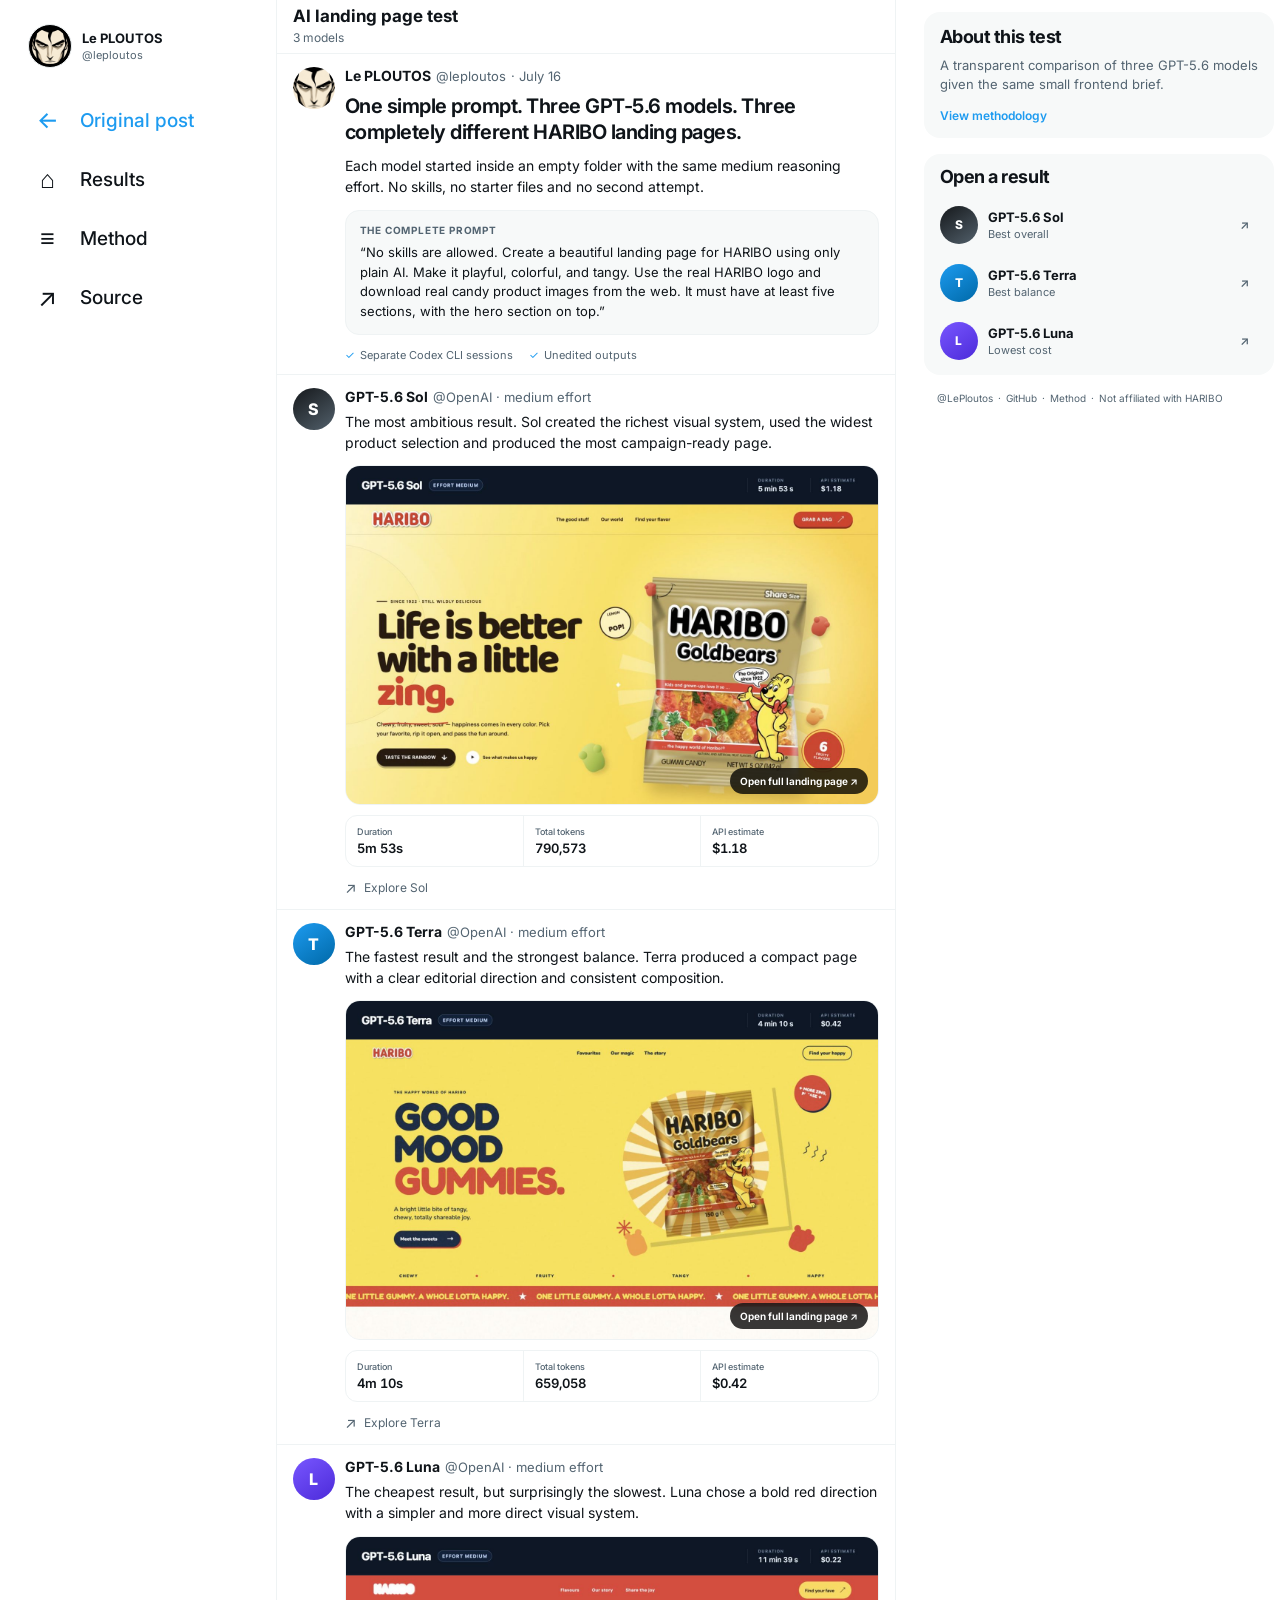
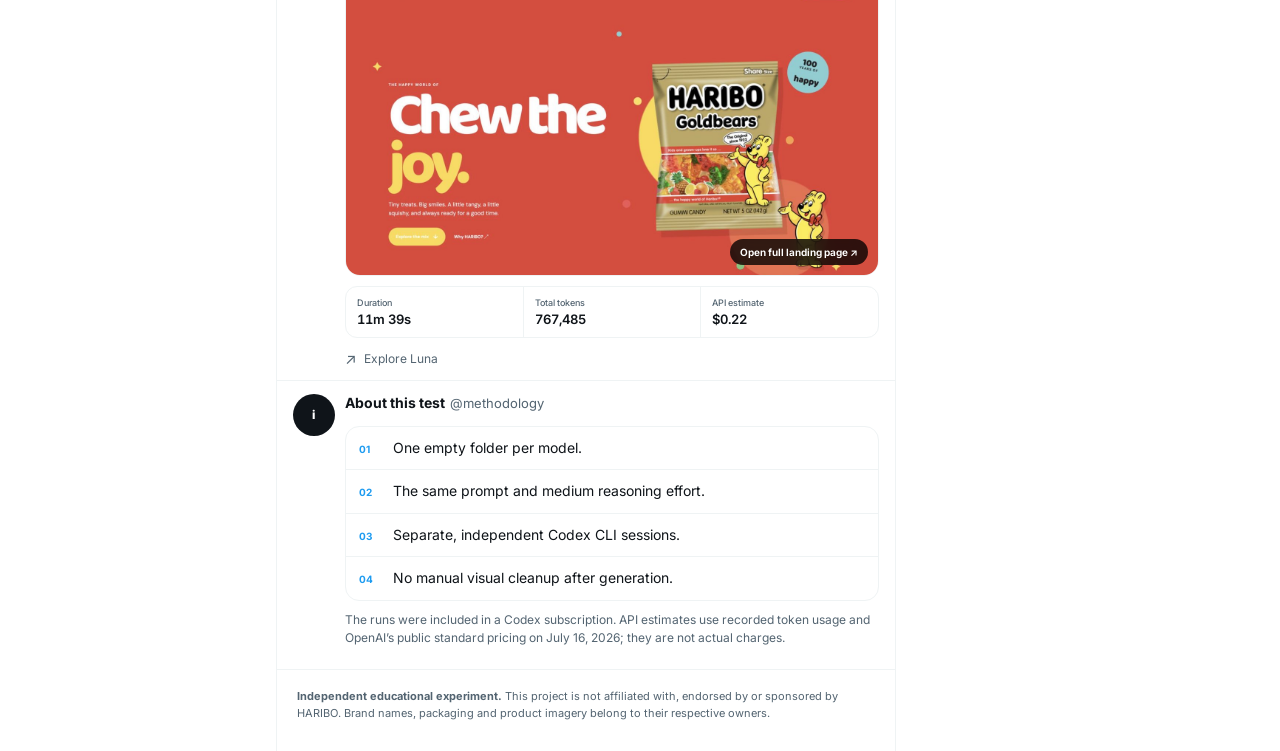
<file: index.html>
<!DOCTYPE html>
<html lang="en">
  <head>
    <meta charset="utf-8">
    <meta name="viewport" content="width=device-width, initial-scale=1">
    <meta name="description" content="One prompt, three GPT-5.6 models, three independently generated HARIBO landing pages.">
    <meta name="theme-color" content="#ffffff" media="(prefers-color-scheme: light)">
    <meta name="theme-color" content="#000000" media="(prefers-color-scheme: dark)">
    <meta property="og:type" content="website">
    <meta property="og:title" content="One prompt. Three GPT-5.6 models.">
    <meta property="og:description" content="Explore the complete HARIBO landing pages created by GPT-5.6 Sol, Terra and Luna.">
    <meta property="og:url" content="https://gauthier-huguenin.github.io/haribo-gpt-5.6-comparison/">
    <meta property="og:image" content="https://gauthier-huguenin.github.io/haribo-gpt-5.6-comparison/assets/social-preview.png">
    <meta name="twitter:card" content="summary_large_image">
    <meta name="twitter:title" content="One prompt. Three GPT-5.6 models.">
    <meta name="twitter:description" content="Open and compare every complete landing page.">
    <meta name="twitter:image" content="https://gauthier-huguenin.github.io/haribo-gpt-5.6-comparison/assets/social-preview.png">
    <title>GPT-5.6 HARIBO comparison</title>
    <link rel="icon" href="assets/favicon.svg" type="image/svg+xml">
    <link rel="preconnect" href="https://fonts.googleapis.com">
    <link rel="preconnect" href="https://fonts.gstatic.com" crossorigin>
    <link href="https://fonts.googleapis.com/css2?family=Inter:wght@400;500;600;700;800&display=swap" rel="stylesheet">
    <link rel="stylesheet" href="styles.css?v=2">
  </head>
  <body>
    <div class="layout">
      <aside class="rail" aria-label="Primary navigation">
        <a class="profile-link" href="https://x.com/LePloutos" target="_blank" rel="me noreferrer" aria-label="Open @LePloutos on X">
          <img src="assets/leploutos-avatar.jpg" alt="Le PLOUTOS profile picture" width="48" height="48">
          <span><b>Le PLOUTOS</b><small>@leploutos</small></span>
        </a>
        <nav>
          <a class="original-post-link" href="https://x.com/leploutos/status/2077848248958530028" target="_blank" rel="noreferrer" aria-label="Back to the original post on X"><span>←</span><b>Original post</b></a>
          <a href="#results" aria-label="Results"><span>⌂</span><b>Results</b></a>
          <a href="#method" aria-label="Method"><span>≡</span><b>Method</b></a>
          <a href="https://github.com/Gauthier-Huguenin/haribo-gpt-5.6-comparison" target="_blank" rel="noreferrer" aria-label="Source code"><span>↗</span><b>Source</b></a>
        </nav>
      </aside>

      <main class="feed" id="top">
        <header class="topbar">
          <div><h1>AI landing page test</h1><span>3 models</span></div>
        </header>

        <article class="post intro-post">
          <a class="avatar profile-avatar" href="https://x.com/LePloutos" target="_blank" rel="me noreferrer" aria-label="Open @LePloutos on X"><img src="assets/leploutos-avatar.jpg" alt="Le PLOUTOS profile picture" width="42" height="42"></a>
          <div class="post-content">
            <div class="author"><a class="author-name" href="https://x.com/LePloutos" target="_blank" rel="me noreferrer">Le PLOUTOS</a><a class="handle" href="https://x.com/LePloutos" target="_blank" rel="me noreferrer">@leploutos</a><span>· July 16</span></div>
            <p class="lead">One simple prompt. Three GPT-5.6 models. Three completely different HARIBO landing pages.</p>
            <p>Each model started inside an empty folder with the same medium reasoning effort. No skills, no starter files and no second attempt.</p>
            <div class="prompt">
              <span>The complete prompt</span>
              <p>“No skills are allowed. Create a beautiful landing page for HARIBO using only plain AI. Make it playful, colorful, and tangy. Use the real HARIBO logo and download real candy product images from the web. It must have at least five sections, with the hero section on top.”</p>
            </div>
            <div class="post-meta"><span>Separate Codex CLI sessions</span><span>Unedited outputs</span></div>
          </div>
        </article>

        <section id="results" aria-label="Model results">
          <article class="post model-post">
            <div class="avatar model-avatar sol-avatar">S</div>
            <div class="post-content">
              <div class="author"><strong>GPT-5.6 Sol</strong><span>@OpenAI · medium effort</span></div>
              <p>The most ambitious result. Sol created the richest visual system, used the widest product selection and produced the most campaign-ready page.</p>
              <a class="media" href="sol/" target="_blank" aria-label="Open GPT-5.6 Sol landing page">
                <img src="assets/sol-preview.png" alt="GPT-5.6 Sol HARIBO landing page" width="1440" height="1000">
                <span class="media-label">Open full landing page ↗</span>
              </a>
              <div class="metrics"><span><small>Duration</small>5m 53s</span><span><small>Total tokens</small>790,573</span><span><small>API estimate</small>$1.18</span></div>
              <a class="open-link" href="sol/" target="_blank"><span>↗</span> Explore Sol</a>
            </div>
          </article>

          <article class="post model-post">
            <div class="avatar model-avatar terra-avatar">T</div>
            <div class="post-content">
              <div class="author"><strong>GPT-5.6 Terra</strong><span>@OpenAI · medium effort</span></div>
              <p>The fastest result and the strongest balance. Terra produced a compact page with a clear editorial direction and consistent composition.</p>
              <a class="media" href="terra/" target="_blank" aria-label="Open GPT-5.6 Terra landing page">
                <img src="assets/terra-preview.png" alt="GPT-5.6 Terra HARIBO landing page" width="1440" height="1000">
                <span class="media-label">Open full landing page ↗</span>
              </a>
              <div class="metrics"><span><small>Duration</small>4m 10s</span><span><small>Total tokens</small>659,058</span><span><small>API estimate</small>$0.42</span></div>
              <a class="open-link" href="terra/" target="_blank"><span>↗</span> Explore Terra</a>
            </div>
          </article>

          <article class="post model-post">
            <div class="avatar model-avatar luna-avatar">L</div>
            <div class="post-content">
              <div class="author"><strong>GPT-5.6 Luna</strong><span>@OpenAI · medium effort</span></div>
              <p>The cheapest result, but surprisingly the slowest. Luna chose a bold red direction with a simpler and more direct visual system.</p>
              <a class="media" href="luna/" target="_blank" aria-label="Open GPT-5.6 Luna landing page">
                <img src="assets/luna-preview.png" alt="GPT-5.6 Luna HARIBO landing page" width="1440" height="1000">
                <span class="media-label">Open full landing page ↗</span>
              </a>
              <div class="metrics"><span><small>Duration</small>11m 39s</span><span><small>Total tokens</small>767,485</span><span><small>API estimate</small>$0.22</span></div>
              <a class="open-link" href="luna/" target="_blank"><span>↗</span> Explore Luna</a>
            </div>
          </article>
        </section>

        <article class="post" id="method">
          <div class="avatar">i</div>
          <div class="post-content">
            <div class="author"><strong>About this test</strong><span>@methodology</span></div>
            <div class="method-list">
              <p><b>01</b> One empty folder per model.</p>
              <p><b>02</b> The same prompt and medium reasoning effort.</p>
              <p><b>03</b> Separate, independent Codex CLI sessions.</p>
              <p><b>04</b> No manual visual cleanup after generation.</p>
            </div>
            <p class="note">The runs were included in a Codex subscription. API estimates use recorded token usage and OpenAI’s public standard pricing on July 16, 2026; they are not actual charges.</p>
          </div>
        </article>

        <aside class="disclaimer" aria-label="Trademark disclaimer"><b>Independent educational experiment.</b> This project is not affiliated with, endorsed by or sponsored by HARIBO. Brand names, packaging and product imagery belong to their respective owners.</aside>
      </main>

      <aside class="sidebar" aria-label="Comparison details">
        <section class="side-card">
          <h2>About this test</h2>
          <p>A transparent comparison of three GPT-5.6 models given the same small frontend brief.</p>
          <a href="#method">View methodology</a>
        </section>
        <section class="side-card quick-links">
          <h2>Open a result</h2>
          <a href="sol/" target="_blank"><span class="mini-avatar sol-avatar">S</span><div><b>GPT-5.6 Sol</b><small>Best overall</small></div><i>↗</i></a>
          <a href="terra/" target="_blank"><span class="mini-avatar terra-avatar">T</span><div><b>GPT-5.6 Terra</b><small>Best balance</small></div><i>↗</i></a>
          <a href="luna/" target="_blank"><span class="mini-avatar luna-avatar">L</span><div><b>GPT-5.6 Luna</b><small>Lowest cost</small></div><i>↗</i></a>
        </section>
        <footer><a href="https://x.com/LePloutos" target="_blank" rel="me noreferrer">@LePloutos</a><span>·</span><a href="https://github.com/Gauthier-Huguenin/haribo-gpt-5.6-comparison" target="_blank" rel="noreferrer">GitHub</a><span>·</span><a href="#method">Method</a><span>·</span><span>Not affiliated with HARIBO</span></footer>
      </aside>
    </div>
  </body>
</html>
</file>
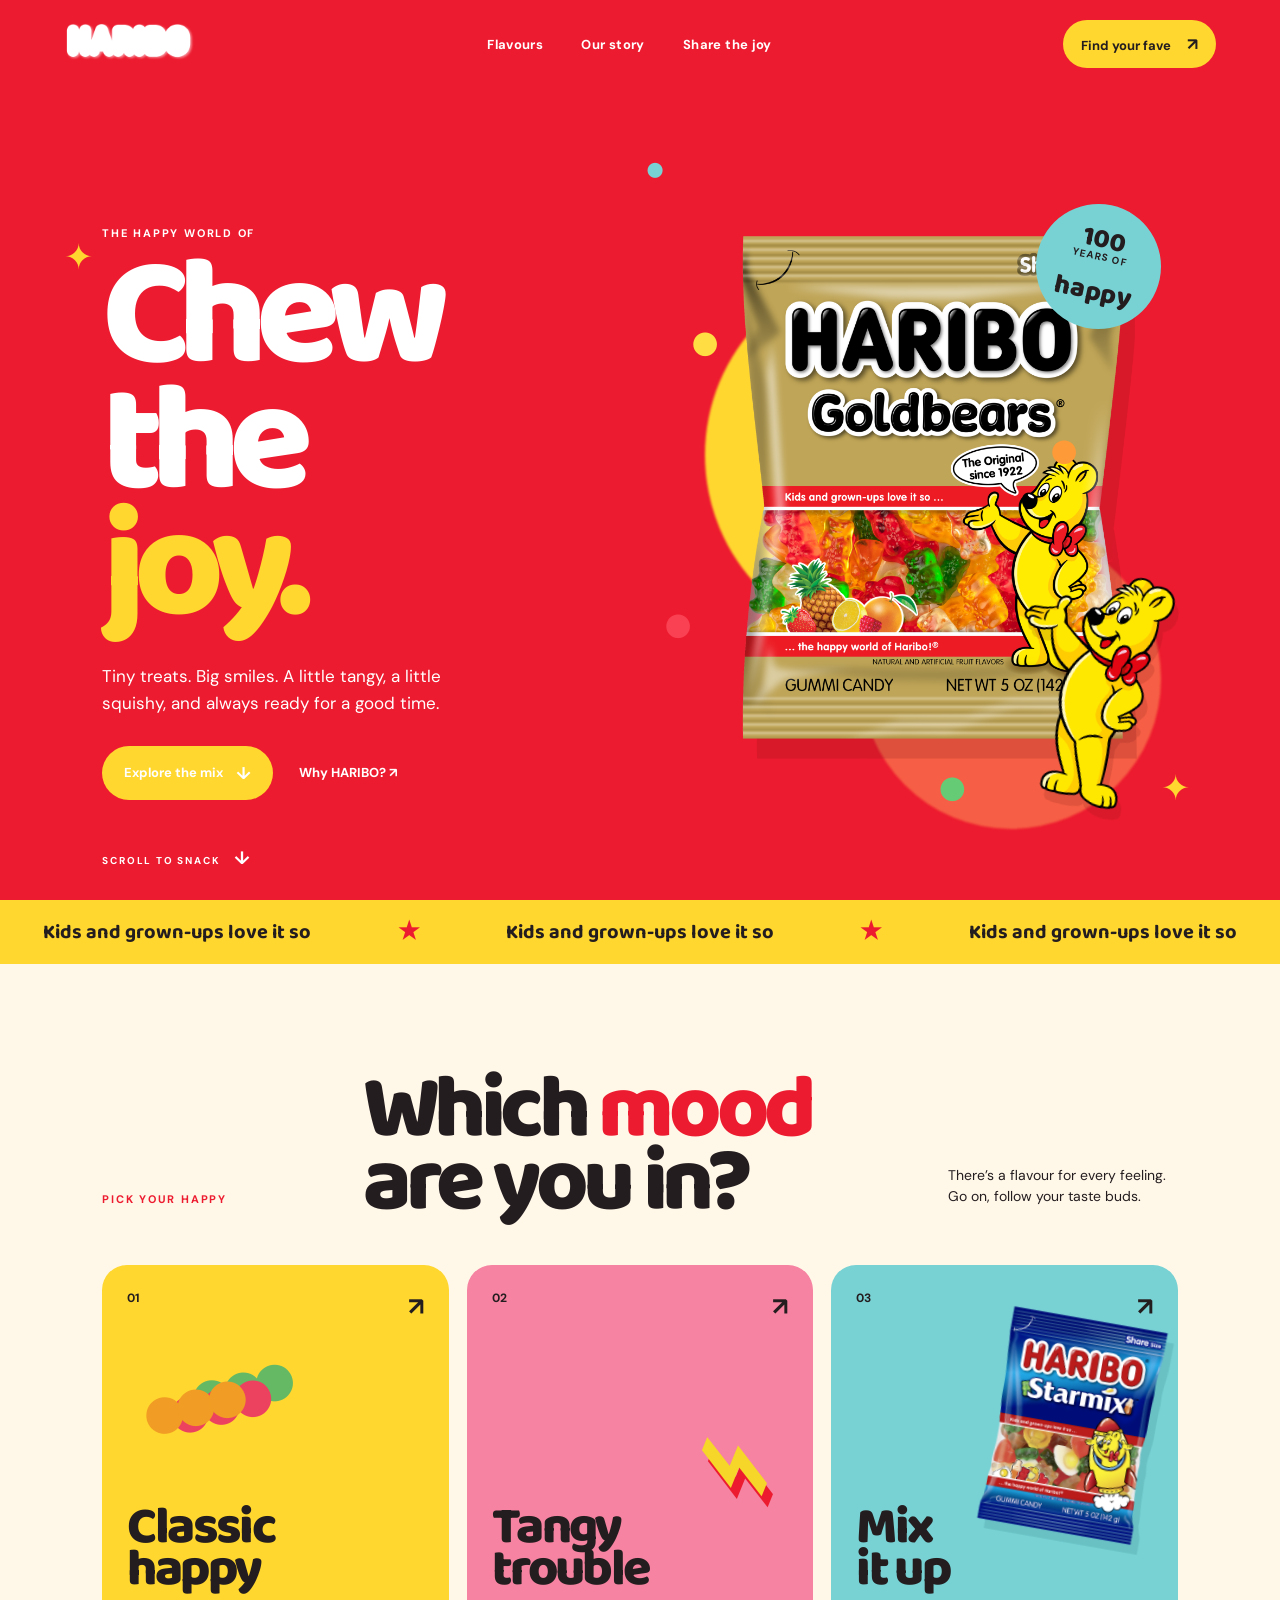
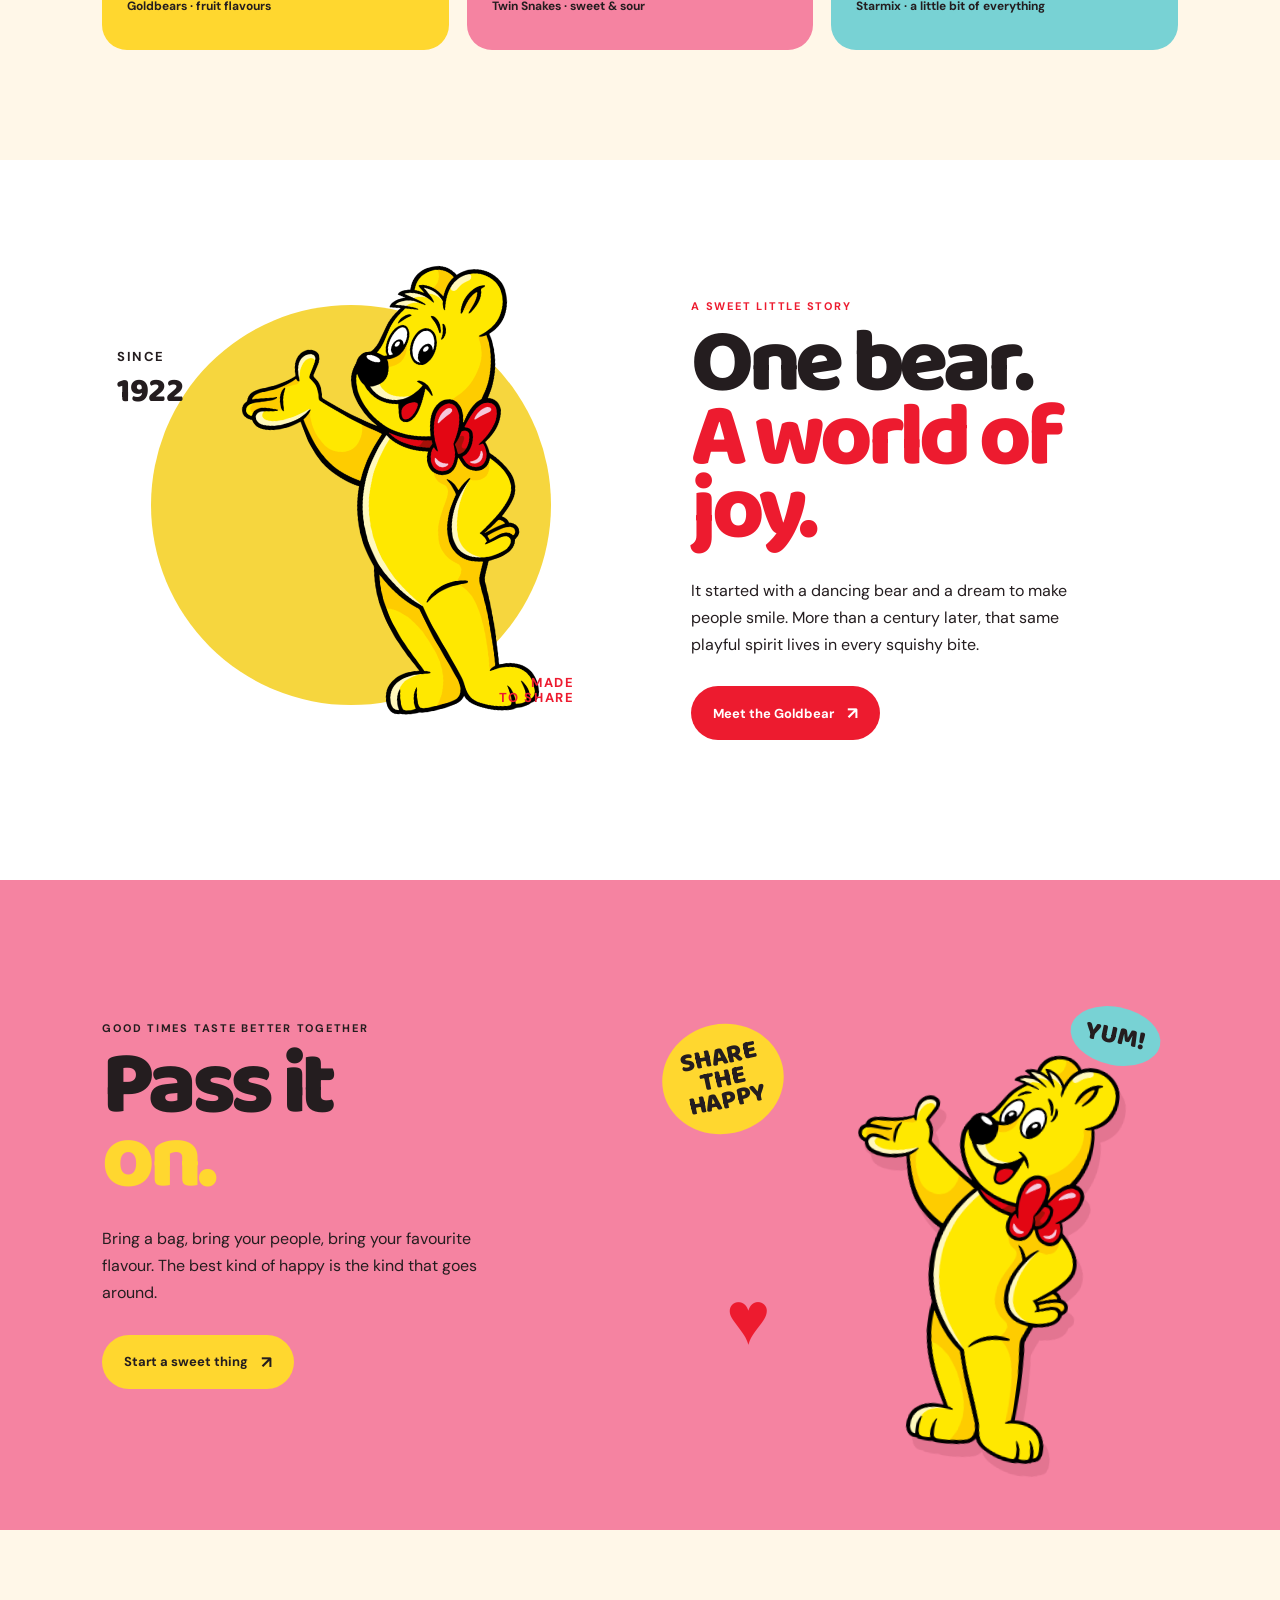
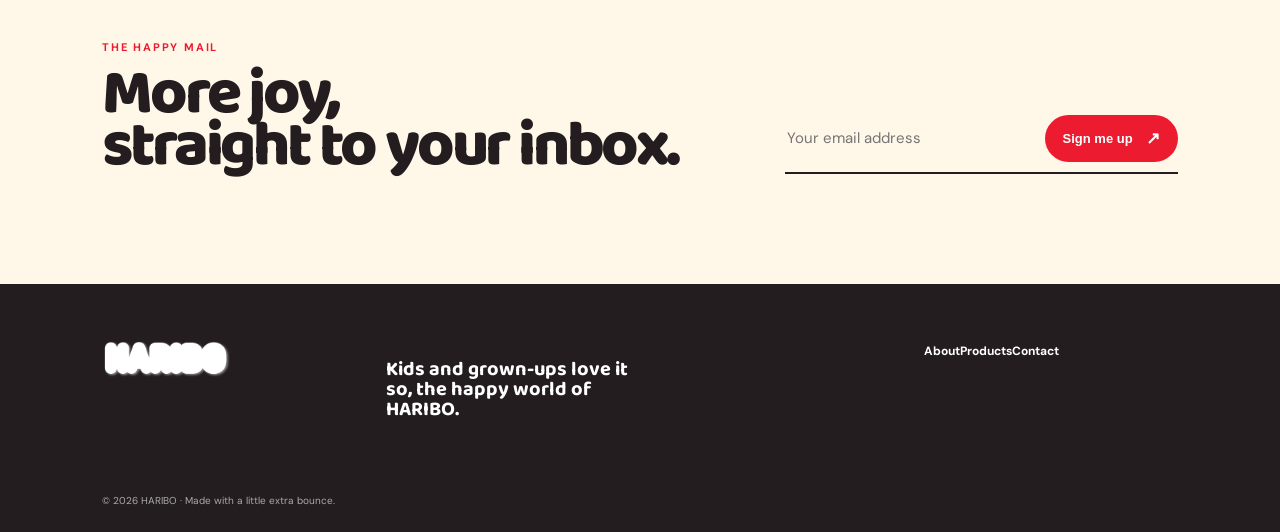
<file: luna/index.html>
<!doctype html>
<html lang="en">
<head>
  <meta charset="UTF-8" />
  <meta name="viewport" content="width=device-width, initial-scale=1.0" />
  <meta name="theme-color" content="#ee1b2f" />
  <title>HARIBO — Kids and grown-ups love it so!</title>
  <link rel="preconnect" href="https://fonts.googleapis.com">
  <link rel="preconnect" href="https://fonts.gstatic.com" crossorigin>
  <link href="https://fonts.googleapis.com/css2?family=Baloo+2:wght@400;600;700;800&family=DM+Sans:wght@400;500;700&display=swap" rel="stylesheet">
  <link rel="stylesheet" href="styles.css" />
</head>
<body>
  <header class="topbar">
    <a class="brand" href="#top"><img src="assets/haribo-logo.png" alt="HARIBO" /></a>
    <nav aria-label="Main navigation">
      <a href="#flavours">Flavours</a><a href="#story">Our story</a><a href="#share">Share the joy</a>
    </nav>
    <button class="bag-button" onclick="document.querySelector('#flavours').scrollIntoView({behavior:'smooth'})">Find your fave <span>↗</span></button>
  </header>

  <main id="top">
    <section class="hero">
      <div class="confetti confetti-a">✦</div><div class="confetti confetti-b">●</div><div class="confetti confetti-c">✦</div>
      <div class="hero-copy">
        <p class="eyebrow">The happy world of</p>
        <h1>Chew the<br><em>joy.</em></h1>
        <p class="hero-text">Tiny treats. Big smiles. A little tangy, a little squishy, and always ready for a good time.</p>
        <div class="hero-actions"><a class="btn btn-yellow" href="#flavours">Explore the mix <span>↓</span></a><a class="text-link" href="#story">Why HARIBO? <span>↗</span></a></div>
      </div>
      <div class="hero-art" aria-label="A bag of HARIBO Goldbears surrounded by gummy bears">
        <div class="burst">100<br><small>years of</small><br>happy</div>
        <div class="blob blob-one"></div><div class="blob blob-two"></div>
        <img class="hero-bag" src="assets/goldbears.png" alt="HARIBO Goldbears bag" />
        <img class="hero-bear" src="assets/goldbear.png" alt="HARIBO Goldbear illustration" />
        <span class="gummy gummy-red">●</span><span class="gummy gummy-green">●</span><span class="gummy gummy-orange">●</span><span class="gummy gummy-yellow">●</span>
      </div>
      <div class="scroll-note">SCROLL TO SNACK <span>↓</span></div>
    </section>

    <section class="ticker" aria-label="HARIBO message"><span>Kids and grown-ups love it so</span><b>★</b><span>Kids and grown-ups love it so</span><b>★</b><span>Kids and grown-ups love it so</span></section>

    <section class="flavours section-pad" id="flavours">
      <div class="section-heading"><p class="eyebrow red">Pick your happy</p><h2>Which <span>mood</span><br>are you in?</h2><p>There’s a flavour for every feeling. Go on, follow your taste buds.</p></div>
      <div class="flavour-grid">
        <article class="flavour-card card-yellow"><div class="card-top"><span>01</span><span class="arrow">↗</span></div><div class="candy-swarm">● ● ●</div><h3>Classic<br>happy</h3><p>Goldbears · fruit flavours</p></article>
        <article class="flavour-card card-pink"><div class="card-top"><span>02</span><span class="arrow">↗</span></div><div class="snake-shape">⌁</div><h3>Tangy<br>trouble</h3><p>Twin Snakes · sweet & sour</p></article>
        <article class="flavour-card card-blue"><div class="card-top"><span>03</span><span class="arrow">↗</span></div><img class="mini-pack" style="position:absolute;height:225px;right:24px;top:48px;transform:rotate(10deg);filter:drop-shadow(8px 9px 0 rgba(22,97,100,.15))" src="assets/starmix.png" alt="HARIBO Starmix pack" /><h3>Mix<br>it up</h3><p>Starmix · a little bit of everything</p></article>
      </div>
    </section>

    <section class="story section-pad" id="story">
      <div class="story-visual"><div class="story-circle"></div><img src="assets/goldbear.png" alt="Goldbear gummy illustration" /><span class="year year-top">SINCE<br><strong>1922</strong></span><span class="year year-bottom">MADE<br>TO SHARE</span></div>
      <div class="story-copy"><p class="eyebrow red">A sweet little story</p><h2>One bear.<br><span>A world of joy.</span></h2><p>It started with a dancing bear and a dream to make people smile. More than a century later, that same playful spirit lives in every squishy bite.</p><a class="btn btn-red" href="#share">Meet the Goldbear <span>↗</span></a></div>
    </section>

    <section class="share section-pad" id="share"><div class="share-copy"><p class="eyebrow">Good times taste better together</p><h2>Pass it<br><span>on.</span></h2><p>Bring a bag, bring your people, bring your favourite flavour. The best kind of happy is the kind that goes around.</p><a class="btn btn-yellow" href="mailto:hello@haribo.com">Start a sweet thing <span>↗</span></a></div><div class="share-stickers"><div class="sticker sticker-one">SHARE<br>THE<br>HAPPY</div><div class="sticker sticker-two">YUM!</div><div class="sticker sticker-three">♥</div><img src="assets/goldbear.png" alt="Happy Goldbear" /></div></section>

    <section class="newsletter section-pad"><div><p class="eyebrow red">The happy mail</p><h2>More joy,<br>straight to your inbox.</h2></div><form onsubmit="event.preventDefault(); this.querySelector('button').textContent='You’re in! ✦';"><input type="email" placeholder="Your email address" aria-label="Your email address" required><button class="btn btn-red" type="submit">Sign me up <span>↗</span></button></form></section>
  </main>
  <footer><img src="assets/haribo-logo.png" alt="HARIBO" /><p>Kids and grown-ups love it so, the happy world of HARIBO.</p><div><a href="#story">About</a><a href="#flavours">Products</a><a href="mailto:hello@haribo.com">Contact</a></div><small>© 2026 HARIBO · Made with a little extra bounce.</small></footer>
  <script src="script.js"></script>
</body></html>
</file>
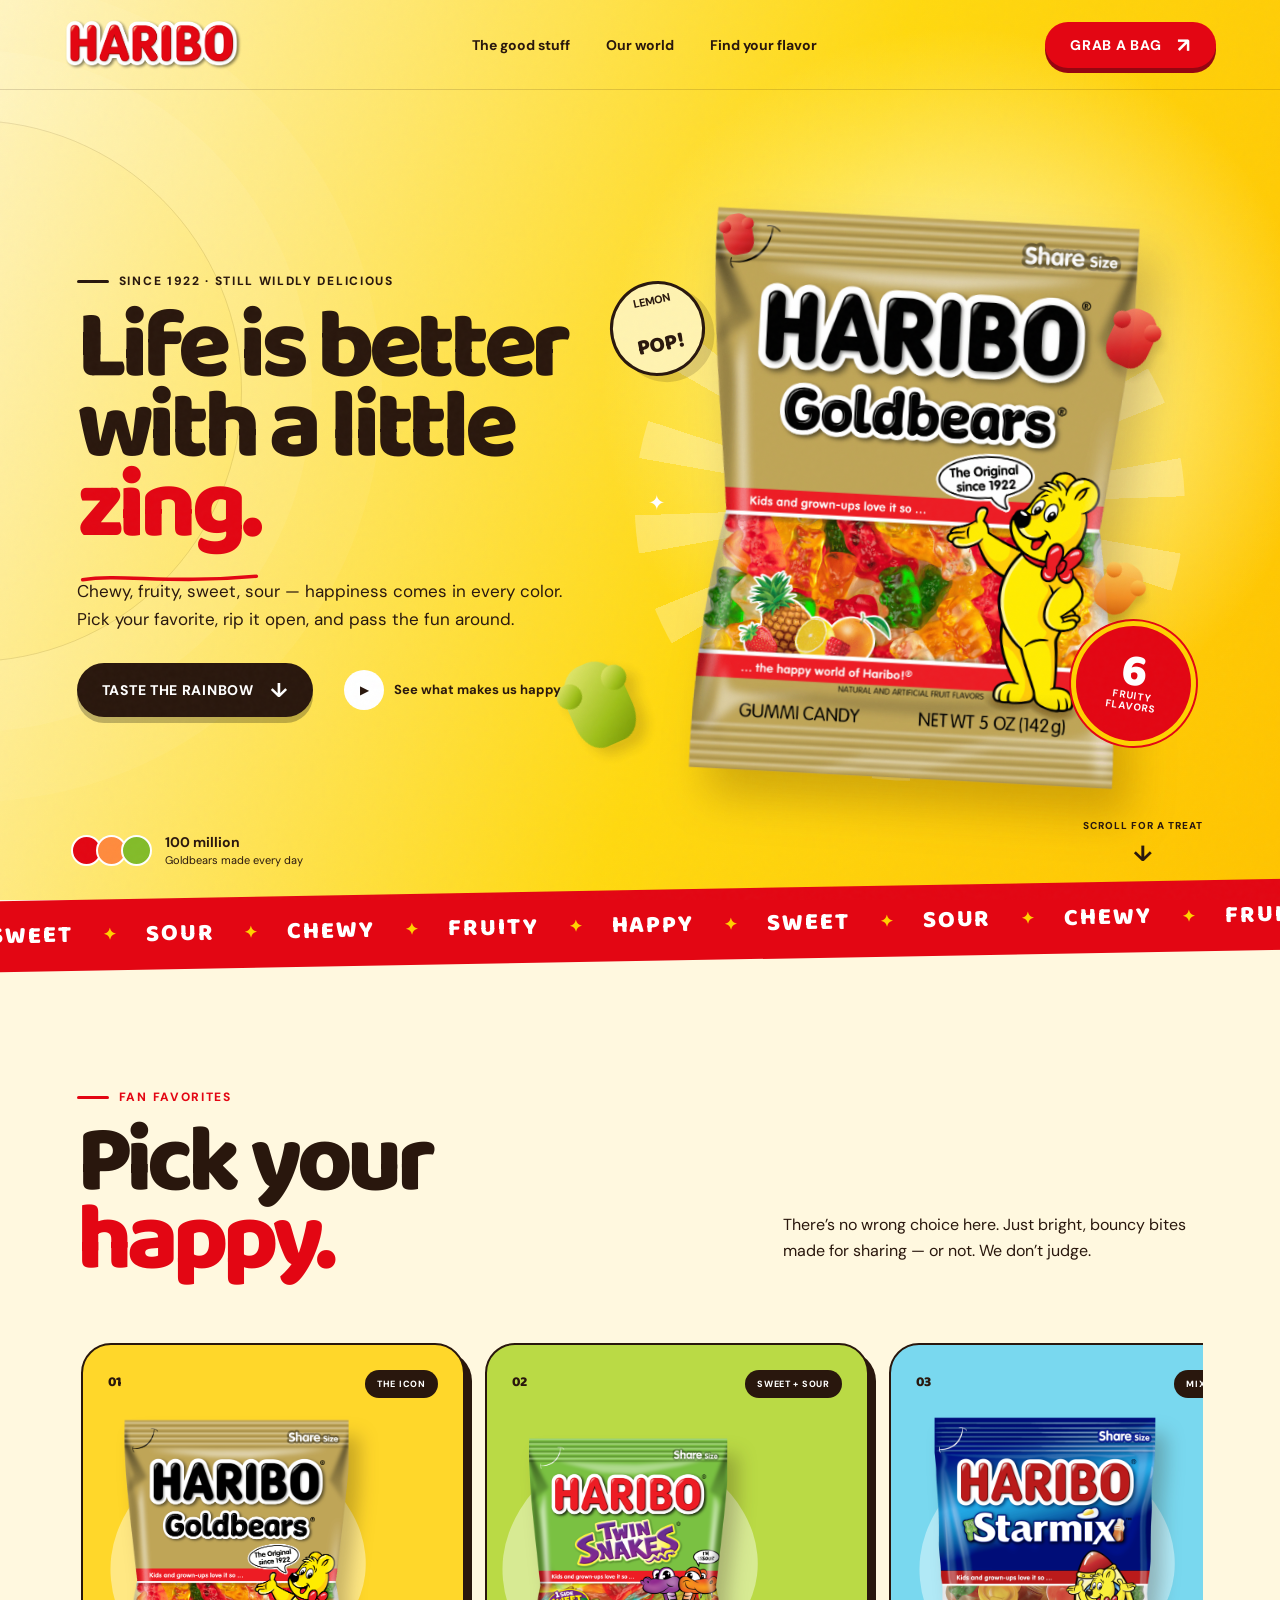
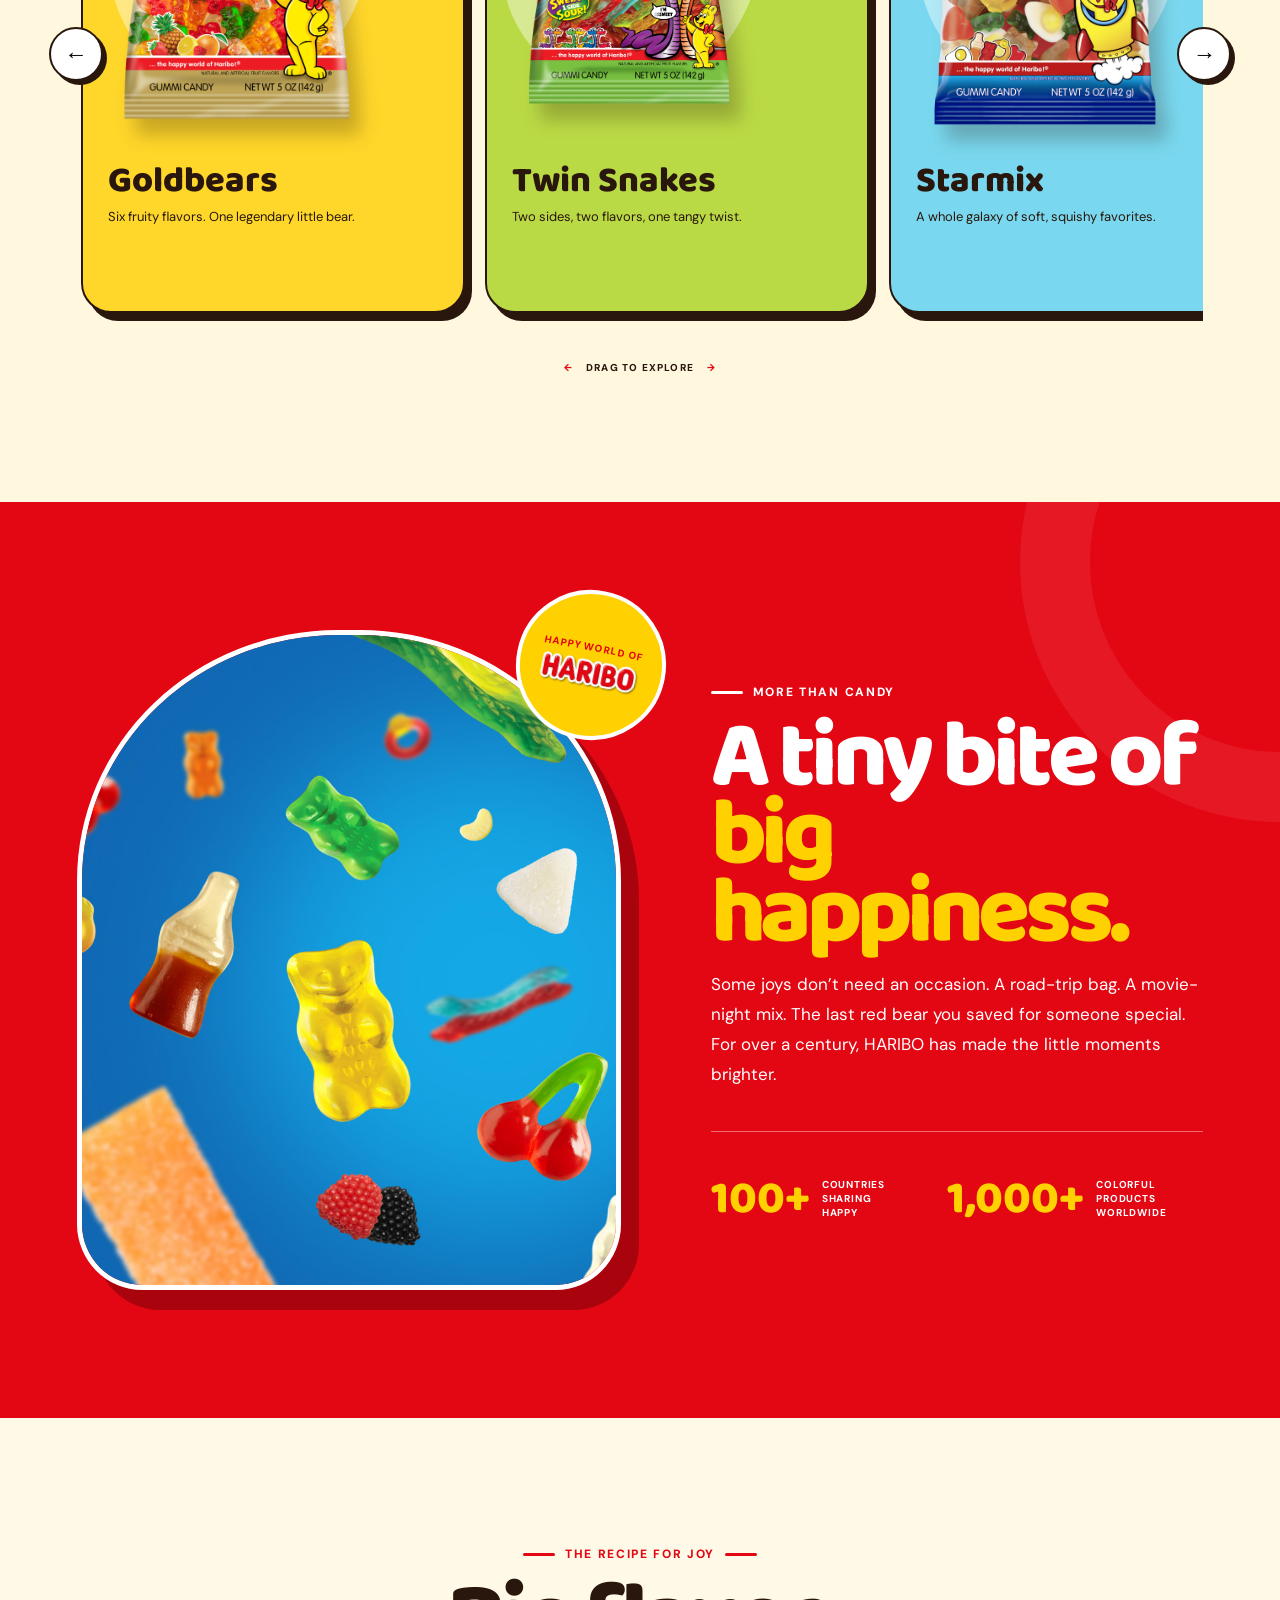
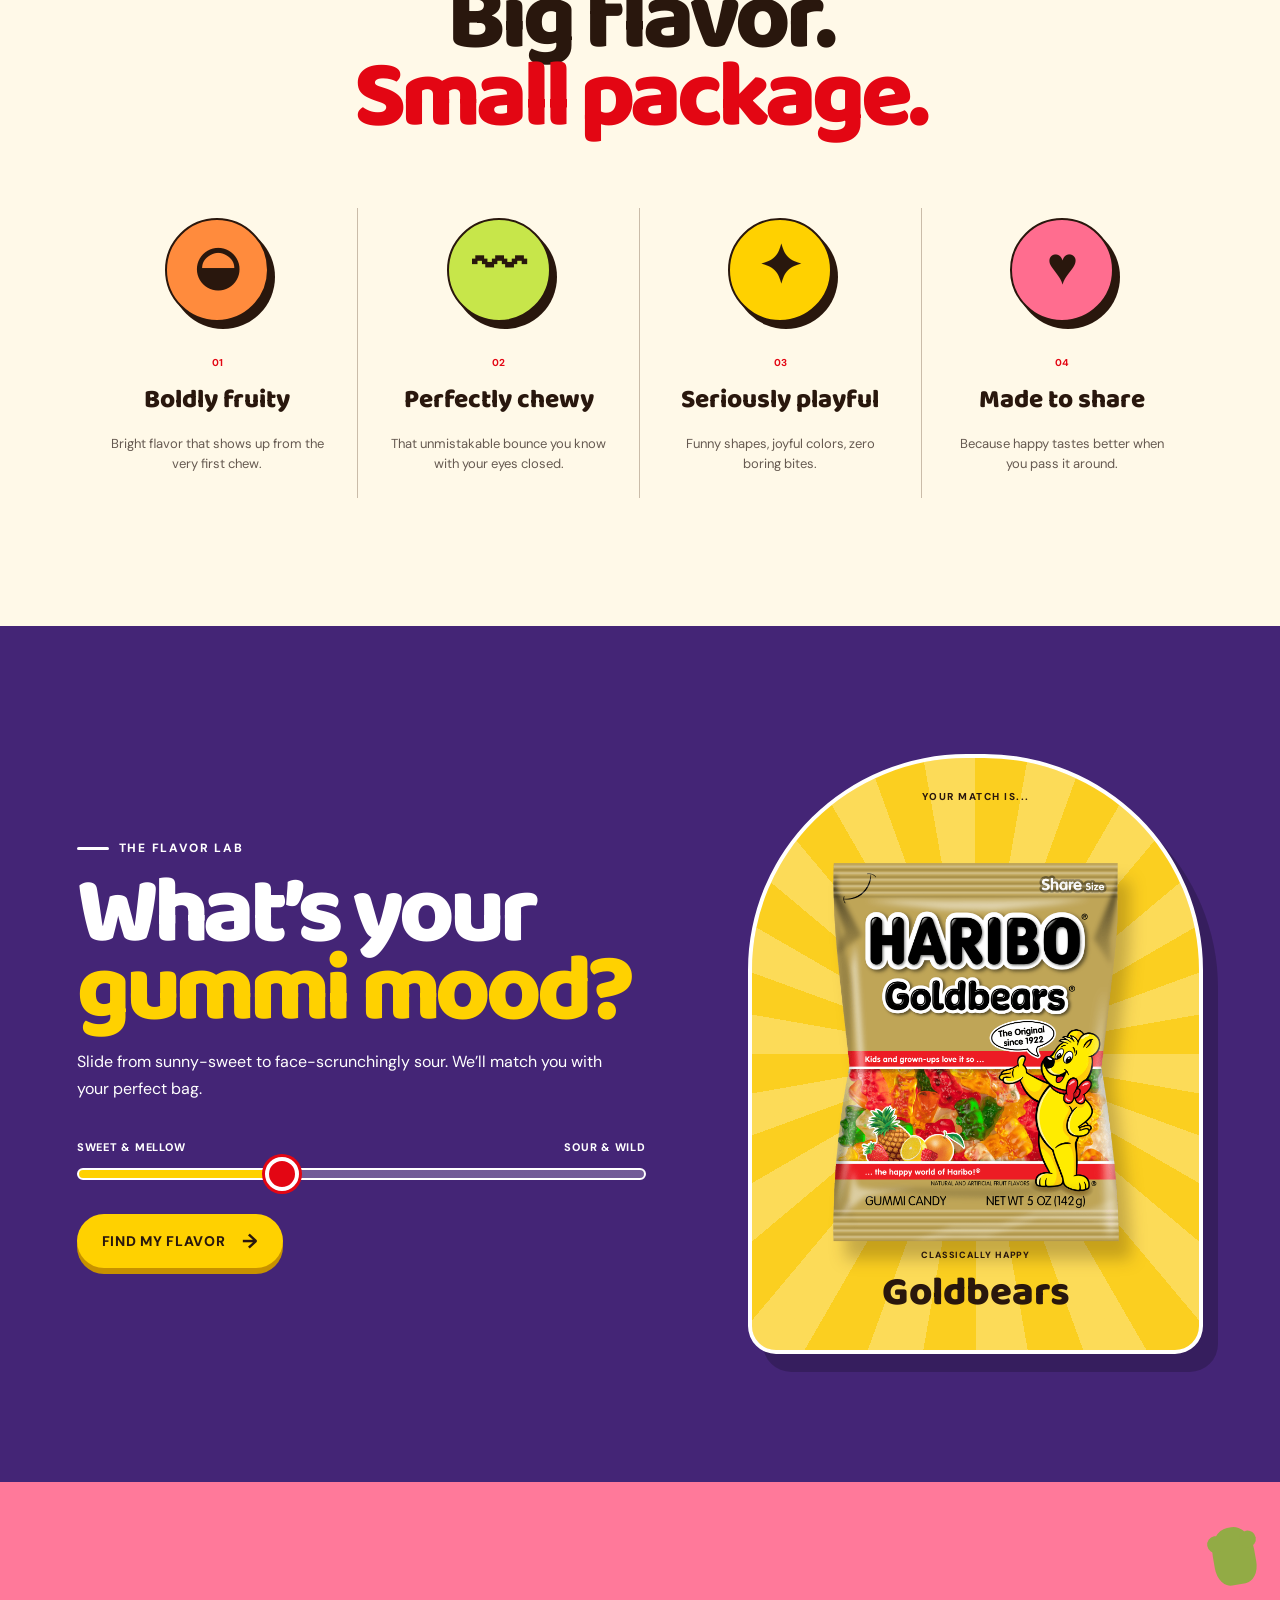
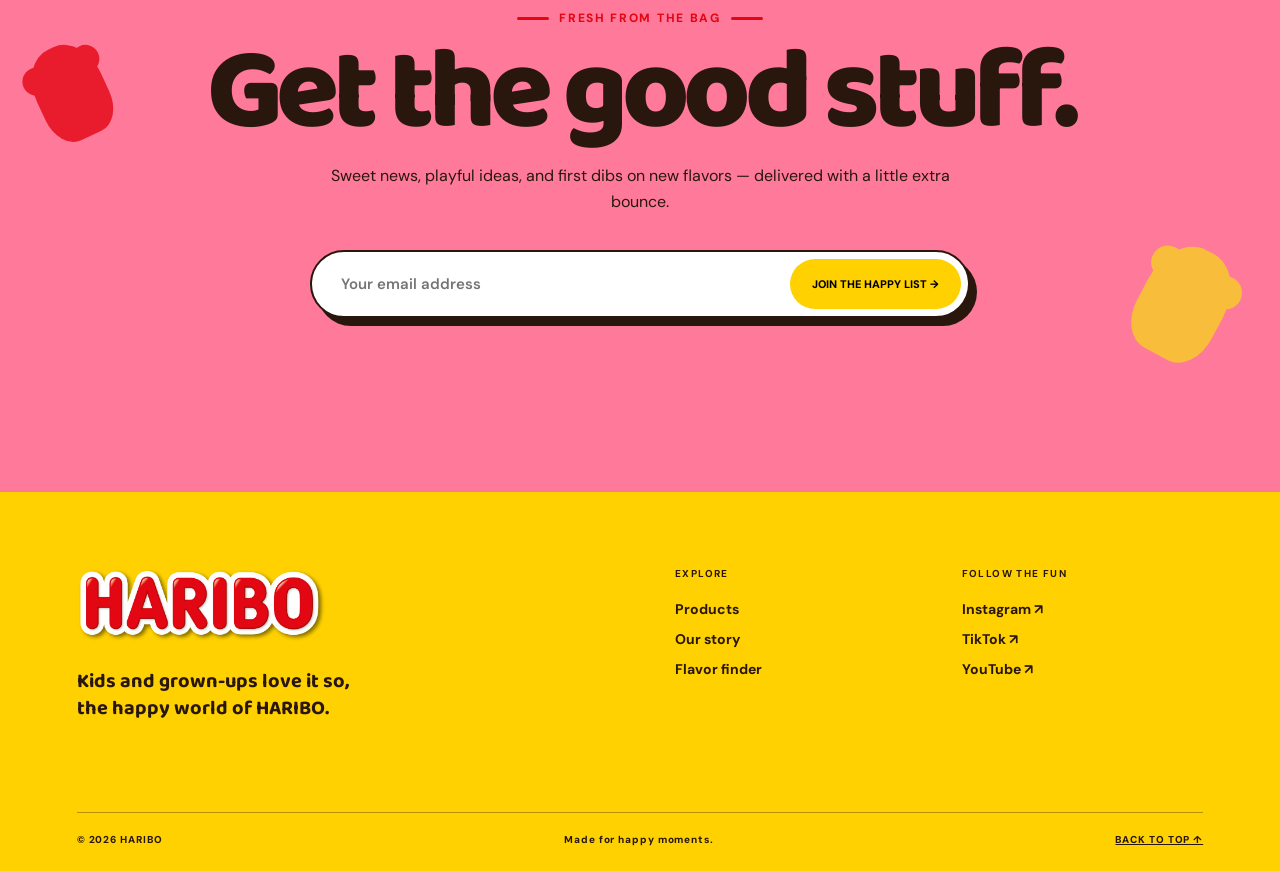
<file: sol/index.html>
<!doctype html>
<html lang="en">
<head>
  <meta charset="UTF-8">
  <meta name="viewport" content="width=device-width, initial-scale=1.0">
  <meta name="description" content="A playful celebration of HARIBO gummies — bright, fruity, and full of happy.">
  <title>HARIBO — Share Happy</title>
  <link rel="preconnect" href="https://fonts.googleapis.com">
  <link rel="preconnect" href="https://fonts.gstatic.com" crossorigin>
  <link href="https://fonts.googleapis.com/css2?family=Baloo+2:wght@500;600;700;800&family=DM+Sans:wght@500;600;700&display=swap" rel="stylesheet">
  <link rel="stylesheet" href="styles.css">
</head>
<body>
  <div class="grain" aria-hidden="true"></div>
  <header class="site-header">
    <a class="logo" href="#top" aria-label="HARIBO home">
      <img src="assets/haribo-logo.png" alt="HARIBO">
    </a>
    <nav class="desktop-nav" aria-label="Main navigation">
      <a href="#favorites">The good stuff</a>
      <a href="#world">Our world</a>
      <a href="#mix">Find your flavor</a>
    </nav>
    <a class="pill-button small" href="#favorites">Grab a bag <span>↗</span></a>
    <button class="menu-button" type="button" aria-label="Open menu" aria-expanded="false">
      <span></span><span></span>
    </button>
  </header>

  <main>
    <section class="hero" id="top">
      <div class="hero-copy">
        <p class="eyebrow"><span></span> Since 1922 · still wildly delicious</p>
        <h1>Life is better<br>with a little <em>zing.</em></h1>
        <p class="hero-intro">Chewy, fruity, sweet, sour — happiness comes in every color. Pick your favorite, rip it open, and pass the fun around.</p>
        <div class="hero-actions">
          <a class="pill-button dark" href="#favorites">Taste the rainbow <span>↓</span></a>
          <button class="play-button" type="button" data-scroll="#world"><i>▶</i> See what makes us happy</button>
        </div>
      </div>

      <div class="hero-art" aria-label="A bag of HARIBO Goldbears surrounded by colorful gummies">
        <span class="sunburst"></span>
        <span class="fruit fruit-lemon">LEMON<br><b>POP!</b></span>
        <span class="gummy gummy-red g1"></span>
        <span class="gummy gummy-green g2"></span>
        <span class="gummy gummy-orange g3"></span>
        <span class="gummy gummy-red g4"></span>
        <span class="sparkle s1">✦</span><span class="sparkle s2">✦</span>
        <div class="bag-wrap">
          <img src="assets/goldbears.png" alt="HARIBO Goldbears bag">
        </div>
        <div class="taste-stamp"><span>6</span><b>FRUITY<br>FLAVORS</b></div>
      </div>

      <div class="hero-bottom">
        <div class="social-proof">
          <div class="mini-bears"><i></i><i></i><i></i></div>
          <p><b>100 million</b><br>Goldbears made every day</p>
        </div>
        <a href="#favorites" class="scroll-cue">SCROLL FOR A TREAT <span>↓</span></a>
      </div>
    </section>

    <section class="ticker" aria-label="HARIBO flavors">
      <div class="ticker-track">
        <span>SWEET</span><b>✦</b><span>SOUR</span><b>✦</b><span>CHEWY</span><b>✦</b><span>FRUITY</span><b>✦</b><span>HAPPY</span><b>✦</b>
        <span>SWEET</span><b>✦</b><span>SOUR</span><b>✦</b><span>CHEWY</span><b>✦</b><span>FRUITY</span><b>✦</b><span>HAPPY</span><b>✦</b>
      </div>
    </section>

    <section class="favorites section" id="favorites">
      <div class="section-heading">
        <div>
          <p class="eyebrow red"><span></span> Fan favorites</p>
          <h2>Pick your<br><em>happy.</em></h2>
        </div>
        <p>There’s no wrong choice here. Just bright, bouncy bites made for sharing — or not. We don’t judge.</p>
      </div>

      <div class="product-shell">
        <button class="slider-arrow prev" type="button" aria-label="Previous products">←</button>
        <div class="product-track" tabindex="0">
          <article class="product-card yellow">
            <span class="card-number">01</span><span class="badge">THE ICON</span>
            <div class="product-image"><span class="blob"></span><img src="assets/goldbears.png" alt="HARIBO Goldbears"></div>
            <h3>Goldbears</h3><p>Six fruity flavors. One legendary little bear.</p>
          </article>
          <article class="product-card green">
            <span class="card-number">02</span><span class="badge">SWEET + SOUR</span>
            <div class="product-image"><span class="blob"></span><img src="assets/twin-snakes.png" alt="HARIBO Twin Snakes"></div>
            <h3>Twin Snakes</h3><p>Two sides, two flavors, one tangy twist.</p>
          </article>
          <article class="product-card blue">
            <span class="card-number">03</span><span class="badge">MIX IT UP</span>
            <div class="product-image"><span class="blob"></span><img src="assets/starmix.png" alt="HARIBO Starmix"></div>
            <h3>Starmix</h3><p>A whole galaxy of soft, squishy favorites.</p>
          </article>
          <article class="product-card pink">
            <span class="card-number">04</span><span class="badge">PUCKER UP</span>
            <div class="product-image"><span class="blob"></span><img src="assets/sour-goldbears.png" alt="HARIBO Sour Goldbears"></div>
            <h3>Sour Goldbears</h3><p>The original bears with a sparkling sour kick.</p>
          </article>
          <article class="product-card orange">
            <span class="card-number">05</span><span class="badge">FIZZY FEELING</span>
            <div class="product-image"><span class="blob"></span><img src="assets/happy-cola.png" alt="HARIBO Happy Cola"></div>
            <h3>Happy-Cola</h3><p>Classic cola taste in an iconic chewy bottle.</p>
          </article>
          <article class="product-card melon">
            <span class="card-number">06</span><span class="badge">JUICY BITE</span>
            <div class="product-image"><span class="blob"></span><img src="assets/watermelon.png" alt="HARIBO Watermelon"></div>
            <h3>Watermelon</h3><p>Sweet, tangy slices of summertime joy.</p>
          </article>
        </div>
        <button class="slider-arrow next" type="button" aria-label="Next products">→</button>
      </div>
      <div class="swipe-note"><span>←</span> DRAG TO EXPLORE <span>→</span></div>
    </section>

    <section class="world section" id="world">
      <div class="world-photo">
        <img src="assets/candy-party.jpg" alt="Colorful HARIBO gummies and Goldbears bag">
        <div class="roundel"><span>HAPPY WORLD OF</span><img src="assets/haribo-logo.png" alt="HARIBO"></div>
      </div>
      <div class="world-copy">
        <p class="eyebrow light"><span></span> More than candy</p>
        <h2>A tiny bite of<br><em>big happiness.</em></h2>
        <p>Some joys don’t need an occasion. A road-trip bag. A movie-night mix. The last red bear you saved for someone special. For over a century, HARIBO has made the little moments brighter.</p>
        <div class="stats">
          <div><strong>100+</strong><span>countries<br>sharing happy</span></div>
          <div><strong>1,000+</strong><span>colorful<br>products worldwide</span></div>
        </div>
      </div>
    </section>

    <section class="ingredients section">
      <p class="eyebrow red center"><span></span> The recipe for joy <span></span></p>
      <h2>Big flavor.<br><em>Small package.</em></h2>
      <div class="ingredient-row">
        <article><span class="icon orange-slice">◒</span><b>01</b><h3>Boldly fruity</h3><p>Bright flavor that shows up from the very first chew.</p></article>
        <article><span class="icon squiggle">〰</span><b>02</b><h3>Perfectly chewy</h3><p>That unmistakable bounce you know with your eyes closed.</p></article>
        <article><span class="icon star">✦</span><b>03</b><h3>Seriously playful</h3><p>Funny shapes, joyful colors, zero boring bites.</p></article>
        <article><span class="icon heart">♥</span><b>04</b><h3>Made to share</h3><p>Because happy tastes better when you pass it around.</p></article>
      </div>
    </section>

    <section class="flavor-lab section" id="mix">
      <div class="lab-copy">
        <p class="eyebrow light"><span></span> The flavor lab</p>
        <h2>What’s your<br><em>gummi mood?</em></h2>
        <p>Slide from sunny-sweet to face-scrunchingly sour. We’ll match you with your perfect bag.</p>
        <div class="range-labels"><span>Sweet & mellow</span><span>Sour & wild</span></div>
        <input id="flavor-range" type="range" min="0" max="100" value="35" aria-label="Choose a flavor mood from sweet to sour">
        <button id="flavor-button" class="pill-button yellow-btn" type="button">Find my flavor <span>→</span></button>
      </div>
      <div class="match-card" aria-live="polite">
        <span class="match-kicker">YOUR MATCH IS...</span>
        <div class="match-burst"></div>
        <img id="match-image" src="assets/goldbears.png" alt="HARIBO Goldbears">
        <div class="match-name"><small>CLASSICALLY HAPPY</small><strong id="match-title">Goldbears</strong></div>
      </div>
    </section>

    <section class="join section">
      <div class="join-inner">
        <span class="join-gummy one"></span><span class="join-gummy two"></span><span class="join-gummy three"></span>
        <p class="eyebrow red center"><span></span> Fresh from the bag <span></span></p>
        <h2>Get the good stuff.</h2>
        <p>Sweet news, playful ideas, and first dibs on new flavors — delivered with a little extra bounce.</p>
        <form class="signup-form">
          <label class="sr-only" for="email">Email address</label>
          <input id="email" type="email" placeholder="Your email address" required>
          <button type="submit">JOIN THE HAPPY LIST <span>→</span></button>
        </form>
        <p class="form-message" role="status"></p>
      </div>
    </section>
  </main>

  <footer>
    <div class="footer-logo"><img src="assets/haribo-logo.png" alt="HARIBO"><p>Kids and grown-ups love it so,<br>the happy world of HARIBO.</p></div>
    <div class="footer-links"><div><b>EXPLORE</b><a href="#favorites">Products</a><a href="#world">Our story</a><a href="#mix">Flavor finder</a></div><div><b>FOLLOW THE FUN</b><a href="https://www.instagram.com/haribo_usa/">Instagram ↗</a><a href="https://www.tiktok.com/@haribo">TikTok ↗</a><a href="https://www.youtube.com/user/HARIBOUSA">YouTube ↗</a></div></div>
    <div class="footer-bottom"><span>© 2026 HARIBO</span><span>Made for happy moments.</span><a href="#top">BACK TO TOP ↑</a></div>
  </footer>

  <script src="script.js"></script>
</body>
</html>
</file>
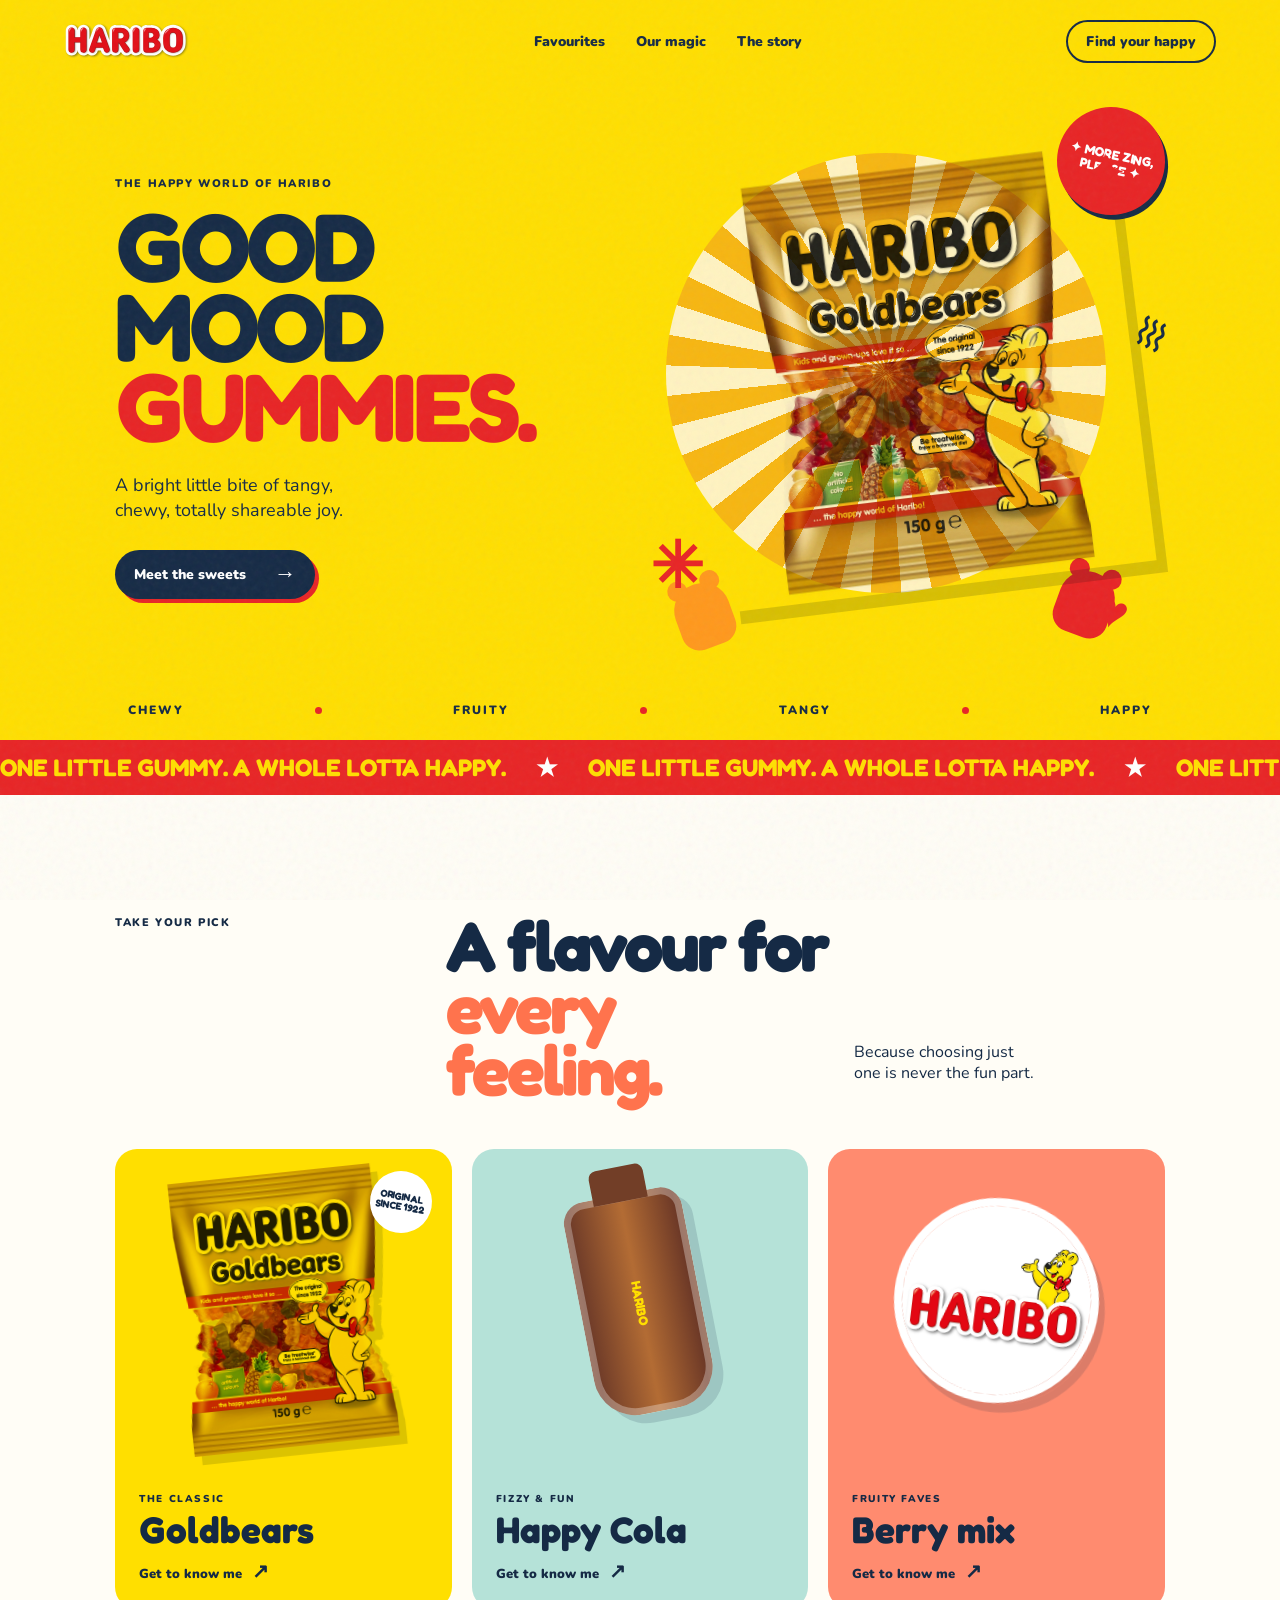
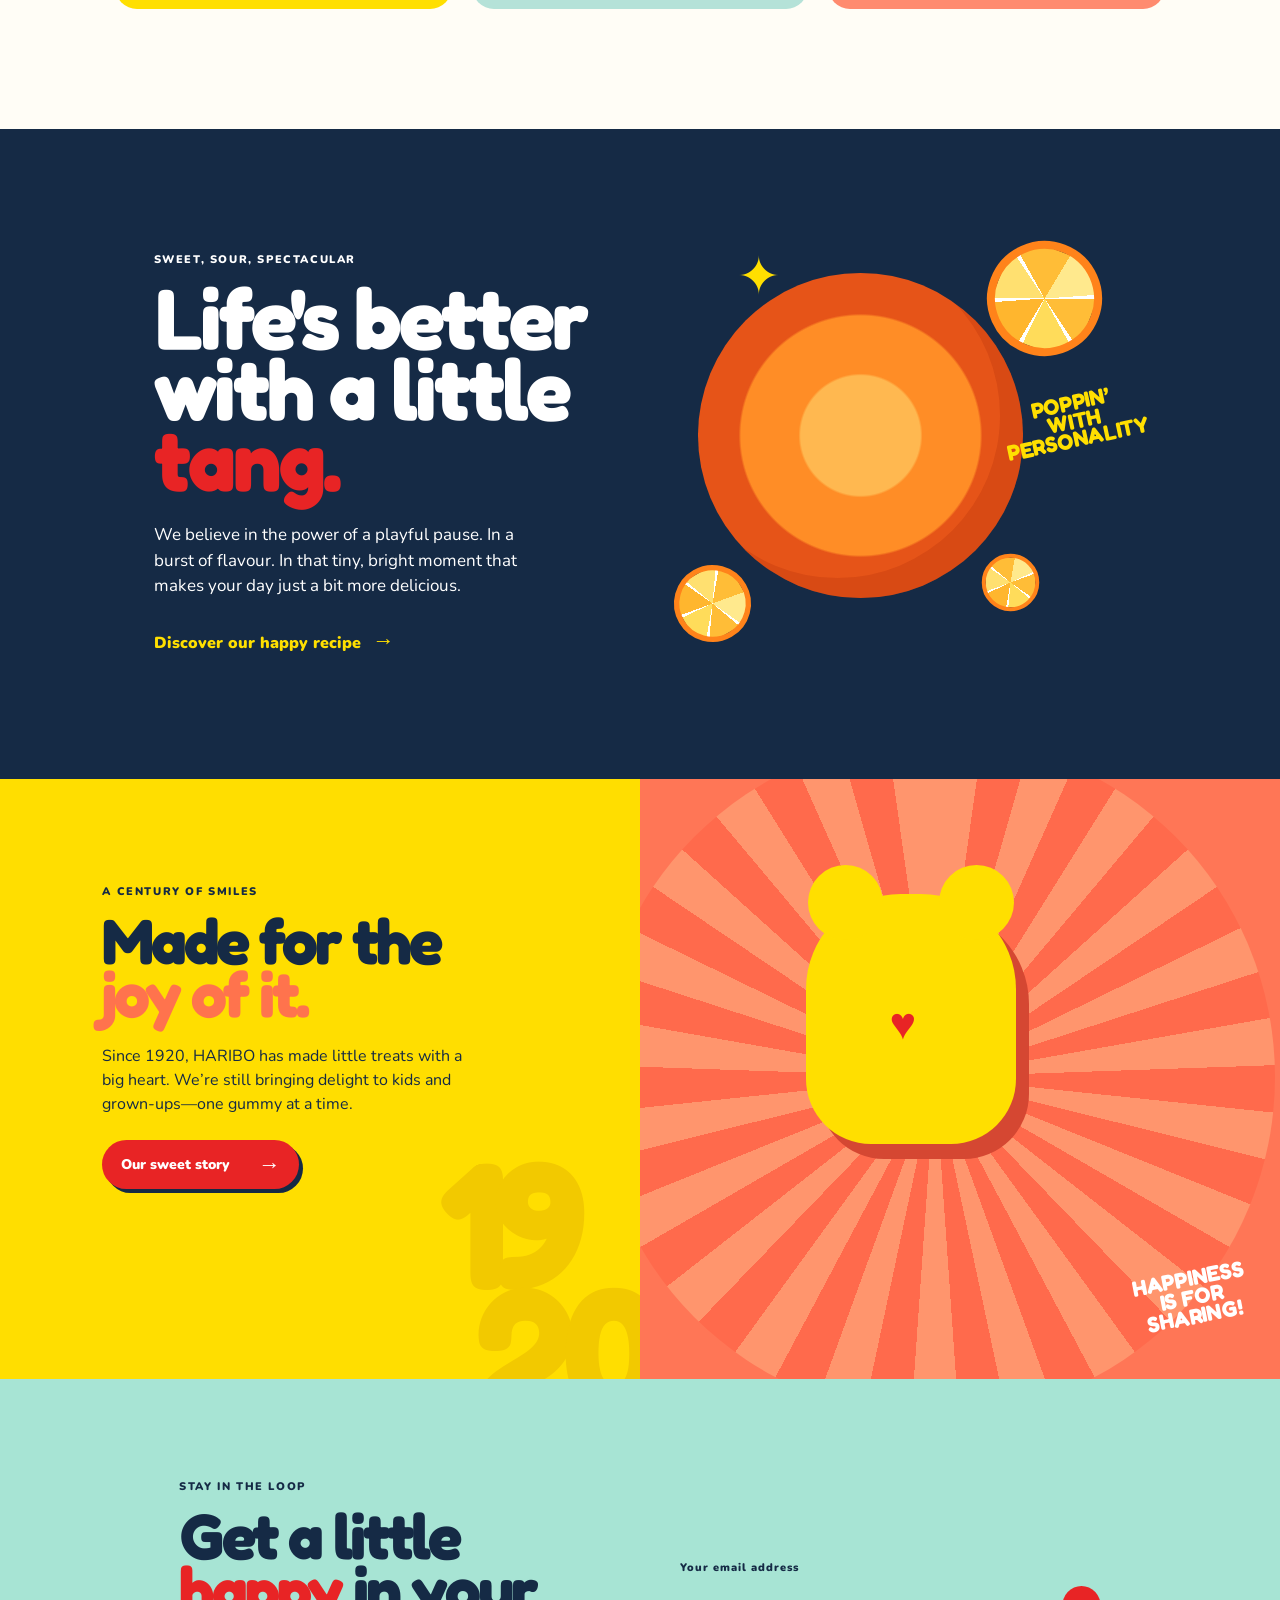
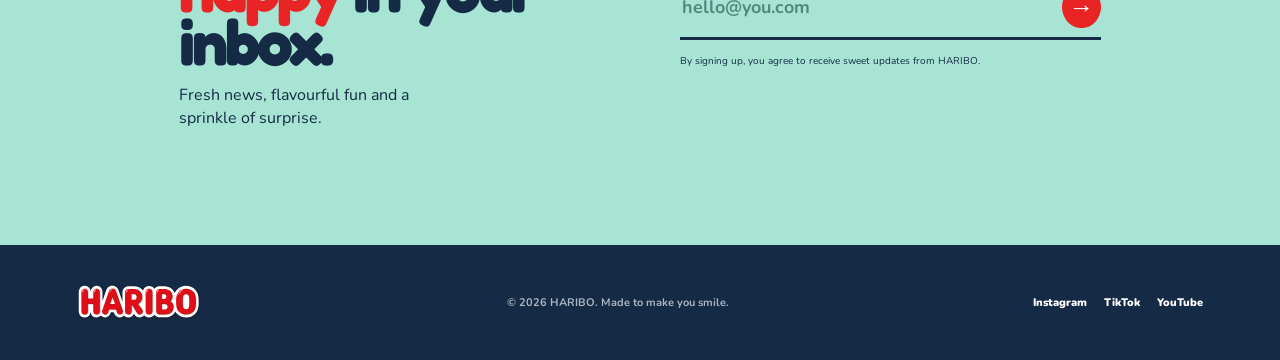
<file: terra/index.html>
<!doctype html>
<html lang="en">
  <head>
    <meta charset="UTF-8" />
    <meta name="viewport" content="width=device-width, initial-scale=1.0" />
    <meta name="theme-color" content="#ffdf00" />
    <title>HARIBO — a little tangy joy</title>
    <link rel="preconnect" href="https://fonts.googleapis.com" />
    <link rel="preconnect" href="https://fonts.gstatic.com" crossorigin />
    <link href="https://fonts.googleapis.com/css2?family=Fredoka:wght@400;500;600;700&family=Nunito:wght@600;700;800;900&display=swap" rel="stylesheet" />
    <link rel="stylesheet" href="styles.css" />
  </head>
  <body>
    <div class="grain"></div>
    <header class="nav"><a href="#top" class="brand"><img src="assets/haribo-logo.svg" alt="HARIBO" /></a><nav><a href="#favourites">Favourites</a><a href="#magic">Our magic</a><a href="#story">The story</a></nav><a class="nav-cta" href="#find">Find your happy</a><button class="menu" aria-label="Open menu">☰</button></header>

    <main id="top">
      <section class="hero">
        <span class="hero-sticker">✦ MORE ZING, PLEASE ✦</span>
        <div class="hero-copy"><p class="eyebrow">THE HAPPY WORLD OF HARIBO</p><h1>GOOD<br/>MOOD<br/><em>GUMMIES.</em></h1><p class="intro">A bright little bite of tangy, chewy, totally shareable joy.</p><a class="button" href="#favourites">Meet the sweets <span>→</span></a></div>
        <div class="hero-art" aria-label="HARIBO Goldbears pack"><div class="sunburst"></div><div class="doodle d1">✦</div><div class="doodle d2">✳</div><div class="doodle d3">♥</div><div class="squiggle">⌇⌇⌇</div><img class="hero-pack" src="assets/goldbears-pack.jpg" alt="HARIBO Goldbears gummy candy bag" /><div class="bear b-yellow"></div><div class="bear b-red"></div></div>
        <div class="hero-bottom"><span>CHEWY</span><i></i><span>FRUITY</span><i></i><span>TANGY</span><i></i><span>HAPPY</span></div>
      </section>

      <section class="ticker" aria-label="HARIBO slogan"><div>ONE LITTLE GUMMY. A WHOLE LOTTA HAPPY. <b>★</b> ONE LITTLE GUMMY. A WHOLE LOTTA HAPPY. <b>★</b> ONE LITTLE GUMMY. A WHOLE LOTTA HAPPY. <b>★</b></div></section>

      <section class="favourites" id="favourites"><div class="section-head"><p class="eyebrow">TAKE YOUR PICK</p><h2>A flavour for<br/><span>every feeling.</span></h2><p>Because choosing just one is never the fun part.</p></div><div class="product-grid"><article class="product yellow"><span class="burst">ORIGINAL<br/>SINCE 1922</span><div class="product-image"><img src="assets/goldbears.jpg" alt="HARIBO Goldbears product" /></div><div><p>THE CLASSIC</p><h3>Goldbears</h3><button>Get to know me <span>↗</span></button></div></article><article class="product cola"><div class="bottle"><span>HARIBO</span></div><div><p>FIZZY &amp; FUN</p><h3>Happy Cola</h3><button>Get to know me <span>↗</span></button></div></article><article class="product coral"><div class="product-image close"><img src="assets/goldbears-closeup.jpg" alt="HARIBO Goldbears candy close-up" /></div><div><p>FRUITY FAVES</p><h3>Berry mix</h3><button>Get to know me <span>↗</span></button></div></article></div></section>

      <section class="magic" id="magic"><div class="magic-copy"><p class="eyebrow">SWEET, SOUR, SPECTACULAR</p><h2>Life's better<br/>with a little <em>tang.</em></h2><p>We believe in the power of a playful pause. In a burst of flavour. In that tiny, bright moment that makes your day just a bit more delicious.</p><a href="#story" class="text-link">Discover our happy recipe <span>→</span></a></div><div class="magic-art"><div class="orange"></div><div class="slice s-one"></div><div class="slice s-two"></div><div class="slice s-three"></div><div class="lemon">✦</div><p>POPPIN’<br/>WITH<br/>PERSONALITY</p></div></section>

      <section class="story" id="story"><div class="story-card"><p class="eyebrow">A CENTURY OF SMILES</p><h2>Made for the<br/><span>joy of it.</span></h2><p>Since 1920, HARIBO has made little treats with a big heart. We’re still bringing delight to kids and grown-ups—one gummy at a time.</p><a href="#find" class="button red">Our sweet story <span>→</span></a><div class="date">19<br/><b>20</b></div></div><div class="story-art"><div class="rays"></div><div class="big-bear"><span>♥</span></div><div class="floating-text">HAPPINESS<br/>IS FOR<br/>SHARING!</div></div></section>

      <section class="find" id="find"><div><p class="eyebrow">STAY IN THE LOOP</p><h2>Get a little<br/><em>happy</em> in your inbox.</h2><p>Fresh news, flavourful fun and a sprinkle of surprise.</p></div><form><label for="email">Your email address</label><div class="email-row"><input id="email" type="email" placeholder="hello@you.com" required /><button aria-label="Submit email">→</button></div><small>By signing up, you agree to receive sweet updates from HARIBO.</small></form></section>
    </main>
    <footer><img src="assets/haribo-logo.svg" alt="HARIBO" /><p>© 2026 HARIBO. Made to make you smile.</p><div><a href="#top">Instagram</a><a href="#top">TikTok</a><a href="#top">YouTube</a></div></footer>
    <script src="script.js"></script>
  </body>
</html>
</file>
<file: styles.css>
:root {
  color-scheme: light dark;
  --bg: #fff;
  --text: #0f1419;
  --secondary: #536471;
  --line: #eff3f4;
  --soft: #f7f9f9;
  --blue: #1d9bf0;
  --hover: rgba(15,20,25,.035);
  font-family: Inter, -apple-system, BlinkMacSystemFont, "Segoe UI", Roboto, Helvetica, Arial, sans-serif;
  font-synthesis: none;
}

* { box-sizing: border-box; }
html { scroll-behavior: smooth; }
body { margin: 0; background: var(--bg); color: var(--text); }
a { color: inherit; }
.layout { width: min(1265px, 100%); min-height: 100vh; margin: 0 auto; display: grid; grid-template-columns: 240px 620px 350px; gap: 28px; }

.rail { min-height: 100vh; padding: 16px 12px; position: sticky; top: 0; align-self: start; }
.profile-link { max-width: 220px; margin-bottom: 18px; padding: 8px; display: flex; align-items: center; gap: 10px; border-radius: 14px; text-decoration: none; transition: background .15s; }
.profile-link:hover, .rail nav a:hover { background: var(--hover); }
.profile-link img { width: 44px; height: 44px; padding: 3px; flex: 0 0 auto; border: 1px solid var(--line); border-radius: 50%; background: #000; object-fit: contain; }
.profile-link span, .profile-link b, .profile-link small { min-width: 0; display: block; }
.profile-link b { overflow: hidden; font-size: 13px; line-height: 1.25; text-overflow: ellipsis; white-space: nowrap; }
.profile-link small { margin-top: 2px; color: var(--secondary); font-size: 11px; }
.rail nav { display: grid; gap: 7px; }
.rail nav a { width: max-content; max-width: 100%; height: 52px; padding: 0 15px; display: flex; align-items: center; gap: 19px; border-radius: 999px; text-decoration: none; font-size: 19px; font-weight: 400; transition: background .15s; }
.rail nav span { width: 26px; text-align: center; font-size: 25px; line-height: 1; }
.rail nav b { font-weight: 500; }
.rail nav .original-post-link { color: var(--blue); font-weight: 500; }
.rail nav .original-post-link span { font-size: 23px; }

.feed { min-width: 0; border-left: 1px solid var(--line); border-right: 1px solid var(--line); }
.topbar { height: 54px; padding: 0 16px; display: flex; align-items: center; position: sticky; top: 0; z-index: 5; border-bottom: 1px solid var(--line); background: color-mix(in srgb, var(--bg) 88%, transparent); backdrop-filter: blur(12px); }
.topbar h1 { margin: 0; font-size: 17px; line-height: 1.15; font-weight: 700; }
.topbar span { color: var(--secondary); font-size: 12px; }
.post { padding: 13px 16px 12px; display: grid; grid-template-columns: 42px minmax(0, 1fr); gap: 10px; border-bottom: 1px solid var(--line); transition: background .15s; }
.post:hover { background: var(--hover); }
.avatar, .mini-avatar { display: grid; place-items: center; flex: 0 0 auto; border-radius: 50%; color: white; background: #0f1419; font-size: 12px; font-weight: 800; }
.avatar { width: 42px; height: 42px; }
.profile-avatar { overflow: hidden; }
.profile-avatar img { width: 100%; height: 100%; display: block; object-fit: cover; }
.model-avatar { font-size: 16px; }
.sol-avatar { background: linear-gradient(145deg, #15181b, #52606b); }
.terra-avatar { background: linear-gradient(145deg, #1d9bf0, #0069a8); }
.luna-avatar { background: linear-gradient(145deg, #7856ff, #4c2bd9); }
.post-content { min-width: 0; }
.author { min-height: 22px; display: flex; align-items: baseline; gap: 5px; overflow: hidden; white-space: nowrap; }
.author strong, .author-name { color: var(--text); font-size: 14px; font-weight: 700; text-decoration: none; }
.author-name:hover { text-decoration: underline; }
.handle { color: var(--secondary); font-size: 13px; text-decoration: none; }
.handle:hover { text-decoration: underline; }
.author span { overflow: hidden; color: var(--secondary); font-size: 13px; text-overflow: ellipsis; }
.post p { margin: 2px 0 11px; font-size: 14px; line-height: 1.47; }
.post .lead { margin-top: 4px; font-size: 20px; line-height: 1.3; font-weight: 650; letter-spacing: -.025em; }
.prompt { margin: 13px 0; padding: 13px 14px; border: 1px solid var(--line); border-radius: 14px; background: var(--soft); }
.prompt > span { display: block; margin-bottom: 7px; color: var(--secondary); font-size: 10px; font-weight: 700; letter-spacing: .08em; text-transform: uppercase; }
.prompt p { margin: 0; font-size: 13px; line-height: 1.5; }
.post-meta { display: flex; flex-wrap: wrap; gap: 16px; color: var(--secondary); font-size: 11px; }
.post-meta span::before { content: "✓"; margin-right: 5px; color: var(--blue); }

.media { height: 340px; margin-top: 12px; display: block; overflow: hidden; position: relative; border: 1px solid var(--line); border-radius: 15px; background: var(--soft); }
.media img { width: 100%; height: 100%; display: block; object-fit: cover; object-position: top; transition: transform .25s; }
.media:hover img { transform: scale(1.012); }
.media-label { position: absolute; right: 10px; bottom: 10px; padding: 7px 10px; border-radius: 999px; background: rgba(0,0,0,.78); color: #fff; font-size: 10px; font-weight: 650; backdrop-filter: blur(8px); }
.metrics { margin-top: 10px; display: grid; grid-template-columns: repeat(3, 1fr); border: 1px solid var(--line); border-radius: 12px; overflow: hidden; }
.metrics span { padding: 10px 11px; font-size: 13px; font-weight: 600; font-variant-numeric: tabular-nums; }
.metrics span + span { border-left: 1px solid var(--line); }
.metrics small { display: block; margin-bottom: 3px; color: var(--secondary); font-size: 9px; font-weight: 500; }
.open-link { width: max-content; margin-top: 11px; display: flex; align-items: center; gap: 7px; color: var(--secondary); text-decoration: none; font-size: 12px; transition: color .15s; }
.open-link:hover { color: var(--blue); }
.open-link span { font-size: 15px; }
.method-list { margin: 10px 0; border: 1px solid var(--line); border-radius: 14px; overflow: hidden; }
.method-list p { margin: 0; padding: 11px 13px; }
.method-list p + p { border-top: 1px solid var(--line); }
.method-list b { display: inline-block; width: 30px; color: var(--blue); font-size: 10px; }
.note { color: var(--secondary); font-size: 12px !important; }
.disclaimer { padding: 18px 20px 30px; color: var(--secondary); font-size: 11px; line-height: 1.5; }

.sidebar { padding-top: 12px; position: sticky; top: 0; align-self: start; }
.side-card { margin-bottom: 16px; padding: 14px 16px; border-radius: 16px; background: var(--soft); }
.side-card h2 { margin: 0 0 9px; font-size: 18px; letter-spacing: -.025em; }
.side-card p { margin: 0 0 10px; color: var(--secondary); font-size: 13px; line-height: 1.45; }
.side-card > a { color: var(--blue); text-decoration: none; font-size: 12px; font-weight: 600; }
.quick-links { padding: 12px 0 5px; overflow: hidden; }
.quick-links h2 { padding: 0 16px; }
.quick-links > a { padding: 10px 16px; display: grid; grid-template-columns: 38px 1fr 18px; align-items: center; gap: 10px; color: var(--text); text-decoration: none; transition: background .15s; }
.quick-links > a:hover { background: var(--hover); }
.mini-avatar { width: 38px; height: 38px; }
.quick-links b, .quick-links small { display: block; }
.quick-links b { font-size: 13px; }
.quick-links small { margin-top: 2px; color: var(--secondary); font-size: 11px; font-weight: 400; }
.quick-links i { color: var(--secondary); font-style: normal; }
footer { display: flex; flex-wrap: wrap; gap: 5px; padding: 0 13px; color: var(--secondary); font-size: 10px; line-height: 1.4; }
footer a { text-decoration: none; }
footer a:hover { text-decoration: underline; }

@media (max-width: 1080px) {
  .layout { grid-template-columns: 88px 620px 1fr; gap: 20px; }
  .rail { padding-left: 16px; }
  .profile-link { width: 54px; padding: 4px; }
  .profile-link span { display: none; }
  .rail nav a { width: 52px; padding: 0 13px; }
  .rail nav b { display: none; }
  .sidebar { padding-right: 14px; }
}

@media (max-width: 870px) {
  .layout { width: 100%; grid-template-columns: 72px minmax(0, 620px); justify-content: center; gap: 0; }
  .sidebar { display: none; }
}

@media (max-width: 690px) {
  .layout { display: block; }
  .rail { display: none; }
  .feed { width: 100%; border: 0; }
  .topbar { padding-left: 16px; }
  .post { padding-left: 12px; padding-right: 12px; grid-template-columns: 38px minmax(0, 1fr); gap: 9px; }
  .avatar { width: 38px; height: 38px; }
  .post .lead { font-size: 18px; }
  .media { height: min(64vw, 330px); border-radius: 13px; }
  .metrics span { padding: 9px 7px; font-size: 11px; }
  .metrics small { font-size: 8px; }
}

@media (prefers-color-scheme: dark) {
  :root { --bg: #000; --text: #e7e9ea; --secondary: #71767b; --line: #2f3336; --soft: #16181c; --hover: rgba(231,233,234,.035); }
  .avatar { background: #eff3f4; color: #0f1419; }
  .sol-avatar { background: linear-gradient(145deg, #b7c0c8, #53616c); color: white; }
  .terra-avatar { background: linear-gradient(145deg, #1d9bf0, #0069a8); color: white; }
  .luna-avatar { background: linear-gradient(145deg, #7856ff, #4c2bd9); color: white; }
}

@media (prefers-reduced-motion: reduce) {
  html { scroll-behavior: auto; }
  * { transition-duration: .01ms !important; }
}
</file>
<file: luna/styles.css>
:root{--red:#ed1b2f;--yellow:#ffd72f;--ink:#241d1f;--cream:#fff7e8;--pink:#f583a1;--blue:#78d2d4;--orange:#ff8c3a}*{box-sizing:border-box}html{scroll-behavior:smooth}body{margin:0;background:var(--cream);color:var(--ink);font-family:'DM Sans',sans-serif}a{text-decoration:none;color:inherit}.topbar{height:88px;padding:18px 5vw;display:flex;align-items:center;justify-content:space-between;background:var(--red);color:#fff;position:sticky;top:0;z-index:10}.brand img{width:132px;height:auto;filter:brightness(0) invert(1)}nav{display:flex;gap:38px;font-size:13px;font-weight:700;letter-spacing:.03em}.bag-button{background:var(--yellow);border:0;border-radius:30px;padding:13px 18px;font:700 13px 'DM Sans';color:var(--ink);cursor:pointer}.bag-button span,.btn span{margin-left:13px;font-size:17px}.hero{min-height:calc(100vh - 88px);background:var(--red);color:#fff;display:grid;grid-template-columns:1fr 1fr;padding:7vw 8vw 4vw;position:relative;overflow:hidden}.hero-copy{align-self:center;z-index:2}.eyebrow{text-transform:uppercase;letter-spacing:.16em;font-size:11px;font-weight:700;margin:0 0 15px}.eyebrow.red{color:var(--red)}h1,h2,h3{font-family:'Baloo 2',sans-serif;line-height:.82;margin:0;font-weight:800}h1{font-size:clamp(80px,12vw,180px);letter-spacing:-.08em}h1 em{font-style:normal;color:var(--yellow)}.hero-text{font-size:17px;line-height:1.55;max-width:360px;margin:30px 0}.hero-actions{display:flex;align-items:center;gap:26px}.btn{display:inline-flex;align-items:center;border:0;border-radius:30px;padding:16px 22px;font-weight:700;font-size:13px;cursor:pointer;transition:.2s transform}.btn:hover{transform:translateY(-3px)}.btn-yellow{background:var(--yellow)}.btn-red{background:var(--red);color:#fff}.text-link{font-weight:700;font-size:13px}.hero-art{position:relative;min-height:520px}.blob{position:absolute;border-radius:50%;filter:blur(1px)}.blob-one{background:var(--yellow);width:380px;height:380px;top:13%;left:12%}.blob-two{background:#f65f45;width:300px;height:300px;bottom:3%;right:3%}.hero-bag{position:absolute;z-index:2;width:min(33vw,390px);height:auto;left:18%;top:8%;filter:drop-shadow(14px 20px 0 rgba(116,17,20,.18));animation:float 4s ease-in-out infinite}.hero-bear{position:absolute;z-index:3;width:145px;right:4%;bottom:7%;transform:rotate(12deg);filter:drop-shadow(6px 10px 0 rgba(116,17,20,.16));animation:float 3.4s ease-in-out infinite reverse}.burst{position:absolute;z-index:4;top:4%;right:3%;background:var(--blue);color:var(--ink);width:125px;height:125px;border-radius:50%;display:grid;place-content:center;text-align:center;font:800 27px/ .75 'Baloo 2';transform:rotate(12deg)}.burst small{font:700 10px 'DM Sans';text-transform:uppercase;letter-spacing:.12em}.gummy{position:absolute;z-index:5;font-size:55px;text-shadow:inset 0 2px 3px #fff;color:#fff}.gummy-red{left:4%;top:61%;color:#fa4053}.gummy-green{left:55%;bottom:4%;color:#65cc75}.gummy-orange{right:18%;top:35%;color:#ff9a38}.gummy-yellow{left:9%;top:19%;color:#ffdd43}.confetti{position:absolute;color:var(--yellow);font-size:35px}.confetti-a{left:5%;top:18%}.confetti-b{right:48%;top:7%;color:var(--blue)}.confetti-c{right:7%;bottom:11%;color:var(--yellow)}.scroll-note{position:absolute;bottom:30px;left:8vw;font-size:10px;letter-spacing:.18em;font-weight:700}.scroll-note span{margin-left:10px;font-size:18px}.ticker{height:64px;background:var(--yellow);display:flex;align-items:center;justify-content:space-around;overflow:hidden;white-space:nowrap;font:700 20px 'Baloo 2'}.ticker b{color:var(--red);font-size:24px}.section-pad{padding:110px 8vw}.section-heading{display:flex;align-items:end;justify-content:space-between;margin-bottom:44px;gap:30px}.section-heading h2,.story h2,.share h2{font-size:clamp(55px,7vw,100px);letter-spacing:-.06em}.section-heading h2 span,.story h2 span,.share h2 span{color:var(--red)}.section-heading>p:last-child{max-width:230px;line-height:1.5;font-size:14px}.flavour-grid{display:grid;grid-template-columns:repeat(3,1fr);gap:18px}.flavour-card{height:385px;border-radius:25px;padding:25px;position:relative;overflow:hidden;transition:.25s transform}.flavour-card:hover{transform:rotate(-2deg) translateY(-6px)}.card-yellow{background:var(--yellow)}.card-pink{background:var(--pink)}.card-blue{background:var(--blue)}.card-top{display:flex;justify-content:space-between;font-weight:700;font-size:12px}.arrow{font-size:25px}.flavour-card h3{font-size:52px;position:absolute;bottom:58px;letter-spacing:-.05em}.flavour-card p{position:absolute;bottom:24px;font-size:12px;font-weight:700}.candy-swarm{font-size:85px;letter-spacing:-18px;position:absolute;top:85px;left:35px;color:#f19c24;text-shadow:25px 5px #ed4160,50px -5px #65b965;transform:rotate(-14deg)}.snake-shape{font:150px 'Baloo 2';color:#f5d629;position:absolute;top:85px;right:35px;transform:rotate(22deg);text-shadow:10px 8px #ed1b2f}.cola-shape{font-size:170px;color:#794426;position:absolute;top:55px;right:35px;transform:rotate(18deg);text-shadow:8px 8px #ffba42}.story{display:grid;grid-template-columns:1fr 1fr;align-items:center;gap:8vw;background:#fff}.story-visual{height:500px;position:relative}.story-circle{position:absolute;width:400px;height:400px;left:10%;top:7%;border-radius:50%;background:#f6d63e}.story-visual img{height:450px;position:absolute;z-index:2;left:32%;top:1%;transform:rotate(-9deg)}.year{position:absolute;z-index:3;font:700 13px/1.1 'DM Sans';letter-spacing:.12em}.year strong{font:800 34px 'Baloo 2';letter-spacing:0}.year-top{left:3%;top:16%}.year-bottom{right:3%;bottom:13%;text-align:right;color:var(--red)}.story-copy>p:not(.eyebrow),.share-copy>p:not(.eyebrow){line-height:1.7;max-width:400px;margin:28px 0}.share{display:grid;grid-template-columns:1fr 1fr;background:var(--pink);overflow:hidden}.share-copy{align-self:center}.share h2 span{color:var(--yellow)}.share-stickers{min-height:430px;position:relative}.share-stickers img{height:410px;position:absolute;right:15%;bottom:-35px;transform:rotate(8deg);filter:drop-shadow(8px 12px 0 rgba(117,30,52,.14))}.sticker{position:absolute;z-index:2;font:800 26px/ .85 'Baloo 2';text-align:center}.sticker-one{background:var(--yellow);padding:22px;border-radius:50%;left:4%;top:8%;transform:rotate(-12deg)}.sticker-two{background:var(--blue);padding:18px 15px;border-radius:50%;right:3%;top:4%;transform:rotate(12deg)}.sticker-three{font-size:75px;color:var(--red);left:16%;bottom:15%}.newsletter{display:flex;justify-content:space-between;align-items:end;gap:40px}.newsletter h2{font-size:clamp(42px,5vw,70px);letter-spacing:-.05em}.newsletter form{display:flex;border-bottom:2px solid var(--ink);padding-bottom:10px}.newsletter input{background:transparent;border:0;outline:0;font:15px 'DM Sans';width:260px}.newsletter .btn{padding:13px 18px}footer{background:var(--ink);color:#fff;padding:55px 8vw 25px;display:grid;grid-template-columns:1fr 2fr 1fr;gap:30px;align-items:start}footer img{width:130px;filter:brightness(0) invert(1)}footer p{font:700 20px 'Baloo 2';max-width:250px;line-height:1}.footer div{display:flex;gap:20px}footer a{font-size:12px;font-weight:700}footer small{grid-column:1/-1;color:#aaa;font-size:10px;margin-top:25px}@keyframes float{0%,100%{transform:translateY(0) rotate(-2deg)}50%{transform:translateY(-14px) rotate(2deg)}}
@media(max-width:760px){.topbar{height:74px;padding:15px 5vw}.topbar nav{display:none}.brand img{width:110px}.hero{grid-template-columns:1fr;padding:56px 7vw 70px;min-height:auto}.hero-art{min-height:440px;margin-top:10px}.hero-bag{width:270px;left:18%;top:8%}.hero-bear{width:110px}.blob-one{width:300px;height:300px;left:8%}.burst{width:100px;height:100px;font-size:22px}.section-pad{padding:75px 7vw}.section-heading{display:block}.section-heading>p:last-child{margin-top:25px}.flavour-grid{grid-template-columns:1fr}.flavour-card{height:300px}.story,.share{grid-template-columns:1fr}.story-visual{height:420px;order:2}.story-visual img{height:380px;left:28%}.story-circle{width:320px;height:320px}.share-stickers{min-height:380px}.share-stickers img{height:350px}.newsletter{display:block}.newsletter form{margin-top:35px}.newsletter input{width:calc(100vw - 200px)}footer{grid-template-columns:1fr 1fr}footer p{grid-column:1/-1;grid-row:2}footer div{grid-column:2;grid-row:1;display:grid;gap:8px}footer small{grid-row:3}.hero-actions{flex-wrap:wrap}}
</file>
<file: sol/styles.css>
:root{--red:#e30613;--yellow:#ffd100;--cream:#fff8df;--ink:#29170d;--pink:#ff6d8f;--lime:#c7e64a;--blue:#5cc8e8;--orange:#ff8b3d;--radius:30px;--font-display:"Baloo 2",Arial,sans-serif;--font-body:"DM Sans",Arial,sans-serif}
*{box-sizing:border-box}html{scroll-behavior:smooth}body{margin:0;background:var(--cream);color:var(--ink);font-family:var(--font-body);overflow-x:hidden}.grain{position:fixed;inset:0;pointer-events:none;z-index:20;opacity:.08;background-image:url("data:image/svg+xml,%3Csvg viewBox='0 0 180 180' xmlns='http://www.w3.org/2000/svg'%3E%3Cfilter id='n'%3E%3CfeTurbulence type='fractalNoise' baseFrequency='.9' numOctaves='3' stitchTiles='stitch'/%3E%3C/filter%3E%3Crect width='100%25' height='100%25' filter='url(%23n)' opacity='.32'/%3E%3C/svg%3E")}.site-header{height:90px;position:absolute;z-index:30;top:0;left:0;right:0;display:flex;align-items:center;justify-content:space-between;padding:0 clamp(24px,5vw,76px);border-bottom:1px solid rgba(41,23,13,.15)}.logo img{display:block;width:clamp(132px,14vw,185px);height:auto}.desktop-nav{display:flex;gap:36px}.desktop-nav a,.footer-links a{color:inherit;text-decoration:none;font-weight:700;font-size:14px}.desktop-nav a{position:relative}.desktop-nav a:after{content:"";position:absolute;left:0;right:100%;height:2px;bottom:-5px;background:var(--red);transition:.25s}.desktop-nav a:hover:after{right:0}.pill-button{display:inline-flex;align-items:center;justify-content:center;gap:16px;min-height:54px;padding:0 25px;border-radius:100px;border:0;font:800 14px var(--font-body);text-transform:uppercase;letter-spacing:.05em;text-decoration:none;cursor:pointer;transition:.25s}.pill-button.small{min-height:46px;background:var(--red);color:#fff;box-shadow:0 5px 0 #960611}.pill-button.small:hover{transform:translateY(-2px);box-shadow:0 7px 0 #960611}.pill-button span{font-size:20px}.menu-button{display:none;border:0;background:none;padding:8px}.menu-button span{display:block;width:26px;height:2px;margin:6px;background:var(--ink)}
.hero{position:relative;min-height:780px;height:100vh;max-height:980px;padding:155px clamp(24px,6vw,92px) 65px;display:grid;grid-template-columns:.88fr 1.12fr;align-items:center;background:radial-gradient(circle at 75% 43%,#fff7aa 0 5%,transparent 33%),linear-gradient(110deg,#fff3bd 0%,#ffd910 57%,#ffc400 100%);overflow:hidden}.hero:before{content:"";position:absolute;width:540px;height:540px;border:1px solid rgba(41,23,13,.1);border-radius:50%;left:-300px;top:120px;box-shadow:0 0 0 70px rgba(255,255,255,.06),0 0 0 140px rgba(255,255,255,.05)}.hero-copy{position:relative;z-index:4;max-width:690px}.eyebrow{margin:0 0 20px;display:flex;align-items:center;gap:10px;font-size:12px;font-weight:800;letter-spacing:.14em;text-transform:uppercase}.eyebrow>span{width:32px;height:3px;border-radius:2px;background:currentColor}.eyebrow.red{color:var(--red)}.eyebrow.light{color:#fff}.eyebrow.center{justify-content:center}.hero h1,.section h2{font-family:var(--font-display);letter-spacing:-.055em;line-height:.82;margin:0;font-weight:800}.hero h1{font-size:clamp(66px,7.6vw,126px);max-width:850px}.hero h1 em,.section h2 em{font-style:normal;color:var(--red);position:relative}.hero h1 em:after{content:"";position:absolute;left:2%;right:0;height:10px;bottom:3px;background:url("data:image/svg+xml,%3Csvg width='200' height='10' viewBox='0 0 200 10' xmlns='http://www.w3.org/2000/svg'%3E%3Cpath d='M3 7 C45 0 100 12 197 3' stroke='%23e30613' stroke-width='4' fill='none' stroke-linecap='round'/%3E%3C/svg%3E") center/100% 100% no-repeat}.hero-intro{max-width:560px;font-size:17px;line-height:1.65;margin:28px 0 30px}.hero-actions{display:flex;align-items:center;gap:25px}.pill-button.dark{background:var(--ink);color:#fff;box-shadow:0 6px 0 rgba(0,0,0,.25)}.pill-button.dark:hover{transform:translateY(-2px)}.play-button{border:0;background:none;font:700 13px var(--font-body);cursor:pointer;display:flex;align-items:center;gap:10px;color:var(--ink)}.play-button i{display:grid;place-items:center;width:40px;height:40px;background:#fff;border-radius:50%;font-size:11px;font-style:normal}.hero-art{position:relative;height:min(72vh,690px);min-height:570px;z-index:3}.sunburst{position:absolute;width:min(43vw,640px);aspect-ratio:1;left:50%;top:50%;transform:translate(-46%,-48%);border-radius:50%;background:repeating-conic-gradient(rgba(255,255,255,.28) 0deg 8deg,transparent 8deg 20deg);filter:blur(.3px)}.bag-wrap{position:absolute;width:min(34vw,480px);left:50%;top:51%;transform:translate(-44%,-50%) rotate(3deg);filter:drop-shadow(18px 27px 22px rgba(88,51,0,.27));animation:float 5s ease-in-out infinite}.bag-wrap img{display:block;width:100%}.taste-stamp{position:absolute;right:2%;bottom:12%;width:115px;aspect-ratio:1;border-radius:50%;display:flex;flex-direction:column;align-items:center;justify-content:center;background:var(--red);color:#fff;text-align:center;transform:rotate(8deg);box-shadow:0 0 0 5px var(--yellow),0 0 0 7px var(--red)}.taste-stamp span{font:800 46px/35px var(--font-display)}.taste-stamp b{font-size:10px;line-height:1.1;letter-spacing:.08em}.fruit{position:absolute;z-index:4;background:#fff3b1;border:3px solid var(--ink);border-radius:50%;width:95px;aspect-ratio:1;display:grid;place-items:center;text-align:center;font:800 11px/1.1 var(--font-body);transform:rotate(-12deg);box-shadow:8px 8px 0 rgba(41,23,13,.15)}.fruit b{font:800 22px var(--font-display)}.fruit-lemon{top:17%;left:6%}.gummy{position:absolute;z-index:3;width:54px;height:74px;border-radius:42% 42% 35% 35%;filter:drop-shadow(6px 9px 5px rgba(41,23,13,.18));opacity:.88}.gummy:before,.gummy:after{content:"";position:absolute;top:10px;width:22px;height:22px;border-radius:50%;background:inherit}.gummy:before{left:-5px}.gummy:after{right:-5px}.gummy-red{background:linear-gradient(145deg,#ff8f72,#db1522 64%,#a6000b)}.gummy-green{background:linear-gradient(145deg,#e9ee85,#91bc19 64%,#608800)}.gummy-orange{background:linear-gradient(145deg,#ffdd6c,#f38621 65%,#c34500)}.g1{right:7%;top:20%;transform:rotate(25deg) scale(.8)}.g2{left:0;bottom:12%;transform:rotate(-24deg) scale(1.15)}.g3{right:9%;bottom:30%;transform:rotate(38deg) scale(.72)}.g4{left:22%;top:4%;transform:rotate(-10deg) scale(.55)}.sparkle{position:absolute;color:#fff;font-size:34px}.s1{right:15%;top:10%}.s2{left:12%;top:49%;font-size:21px}.hero-bottom{position:absolute;z-index:5;bottom:32px;left:clamp(24px,6vw,92px);right:clamp(24px,6vw,92px);display:flex;justify-content:space-between;align-items:end}.social-proof{display:flex;align-items:center;gap:13px}.social-proof p{font-size:11px;line-height:1.4;margin:0}.social-proof b{font-size:14px}.mini-bears{display:flex}.mini-bears i{width:31px;height:31px;border-radius:50%;margin-left:-6px;border:2px solid #fff;background:var(--red)}.mini-bears i:nth-child(2){background:var(--orange)}.mini-bears i:nth-child(3){background:#83bc29}.scroll-cue{color:inherit;text-decoration:none;font-size:10px;font-weight:800;letter-spacing:.1em;display:flex;flex-direction:column;align-items:center;gap:7px}.scroll-cue span{font-size:22px}.ticker{overflow:hidden;background:var(--red);color:#fff;transform:rotate(-1deg);margin:-10px -10px 0;position:relative;z-index:7}.ticker-track{width:max-content;display:flex;align-items:center;gap:30px;padding:16px 0;animation:ticker 25s linear infinite}.ticker span{font:800 24px var(--font-display);letter-spacing:.08em}.ticker b{color:var(--yellow)}
.section{padding:clamp(85px,10vw,150px) clamp(24px,6vw,92px)}.section-heading{display:flex;justify-content:space-between;align-items:end;margin-bottom:55px}.section h2{font-size:clamp(64px,7.4vw,112px)}.section-heading>p{max-width:420px;line-height:1.65;font-size:16px}.product-shell{position:relative}.product-track{display:flex;gap:20px;overflow-x:auto;scroll-snap-type:x mandatory;scrollbar-width:none;padding:8px 4px 30px}.product-track::-webkit-scrollbar{display:none}.product-card{position:relative;flex:0 0 clamp(280px,30vw,390px);min-height:570px;border:2px solid var(--ink);border-radius:var(--radius);padding:25px;overflow:hidden;scroll-snap-align:center;box-shadow:7px 8px 0 var(--ink);transition:.3s}.product-card:hover{transform:translateY(-7px) rotate(-1deg);box-shadow:10px 14px 0 var(--ink)}.product-card.yellow{background:#ffd72a}.product-card.green{background:#bada45}.product-card.blue{background:#79d8ef}.product-card.pink{background:#ff8ca8}.product-card.orange{background:#ff974b}.product-card.melon{background:#f3a3ad}.card-number{font:800 14px var(--font-display)}.badge{float:right;background:var(--ink);color:#fff;border-radius:20px;padding:8px 12px;font-size:9px;font-weight:800;letter-spacing:.08em}.product-image{height:355px;position:relative;display:grid;place-items:center}.product-image .blob{position:absolute;width:250px;aspect-ratio:1;background:rgba(255,255,255,.42);border-radius:51% 49% 45% 55% / 52% 42% 58% 48%;transform:rotate(20deg)}.product-image img{position:relative;z-index:2;height:330px;max-width:90%;object-fit:contain;filter:drop-shadow(11px 16px 9px rgba(41,23,13,.25));transition:.35s}.product-card:hover img{transform:scale(1.05) rotate(2deg)}.product-card h3{font:800 36px/1 var(--font-display);margin:15px 0 8px}.product-card p{font-size:13px;line-height:1.5;max-width:260px;margin:0}.slider-arrow{position:absolute;z-index:5;top:48%;width:54px;height:54px;border:2px solid var(--ink);border-radius:50%;background:#fff;font-size:23px;cursor:pointer;box-shadow:4px 4px 0 var(--ink);transition:.2s}.slider-arrow:hover{background:var(--yellow);transform:scale(1.06)}.slider-arrow.prev{left:-28px}.slider-arrow.next{right:-28px}.swipe-note{text-align:center;margin-top:18px;font-size:10px;font-weight:800;letter-spacing:.12em}.swipe-note span{margin:0 10px;color:var(--red)}
.world{display:grid;grid-template-columns:1.05fr .95fr;gap:7vw;background:var(--red);color:#fff;align-items:center;position:relative;overflow:hidden}.world:after{content:"";position:absolute;width:380px;height:380px;border:70px solid rgba(255,255,255,.07);border-radius:50%;right:-260px;top:-200px}.world-photo{position:relative;height:660px}.world-photo>img{width:100%;height:100%;object-fit:cover;border-radius:48% 48% 12% 12% / 38% 38% 10% 10%;border:5px solid #fff;box-shadow:18px 20px 0 #a9040d}.roundel{position:absolute;right:-45px;top:-40px;width:150px;aspect-ratio:1;border-radius:50%;background:var(--yellow);color:var(--red);border:4px solid #fff;display:flex;flex-direction:column;align-items:center;justify-content:center;transform:rotate(11deg);font:800 10px var(--font-body);letter-spacing:.1em}.roundel img{width:100px;margin-top:4px}.world-copy{max-width:590px}.world-copy h2 em{color:var(--yellow)}.world-copy>p:not(.eyebrow){font-size:17px;line-height:1.75;max-width:550px}.stats{display:flex;gap:55px;margin-top:42px;padding-top:30px;border-top:1px solid rgba(255,255,255,.4)}.stats>div{display:flex;align-items:center;gap:12px}.stats strong{font:800 46px var(--font-display);color:var(--yellow)}.stats span{font-size:10px;font-weight:700;letter-spacing:.08em;text-transform:uppercase;line-height:1.4}
.ingredients{text-align:center;background:#fff9e8}.ingredients h2{margin-bottom:70px}.ingredient-row{display:grid;grid-template-columns:repeat(4,1fr);max-width:1250px;margin:auto}.ingredient-row article{padding:10px 32px;border-right:1px solid #cabca9}.ingredient-row article:last-child{border:0}.ingredient-row .icon{width:104px;height:104px;border:2px solid var(--ink);border-radius:50%;display:grid;place-items:center;margin:0 auto 28px;font:800 53px var(--font-display);box-shadow:6px 7px 0 var(--ink)}.ingredient-row article:nth-child(1) .icon{background:var(--orange)}.ingredient-row article:nth-child(2) .icon{background:var(--lime)}.ingredient-row article:nth-child(3) .icon{background:var(--yellow)}.ingredient-row article:nth-child(4) .icon{background:var(--pink)}.ingredient-row article>b{font-size:10px;color:var(--red)}.ingredient-row h3{font:800 26px var(--font-display);margin:8px 0}.ingredient-row p{font-size:13px;line-height:1.6;color:#665a51}
.flavor-lab{display:grid;grid-template-columns:1fr .8fr;gap:8vw;background:#442576;color:#fff;align-items:center;overflow:hidden}.lab-copy h2 em{color:var(--yellow)}.lab-copy>p:not(.eyebrow){max-width:560px;line-height:1.7}.range-labels{display:flex;justify-content:space-between;max-width:580px;margin-top:38px;font-size:11px;font-weight:800;text-transform:uppercase;letter-spacing:.07em}input[type=range]{--value:35%;appearance:none;width:100%;max-width:580px;height:12px;border:2px solid #fff;border-radius:20px;margin:14px 0 34px;background:linear-gradient(90deg,var(--yellow) var(--value),rgba(255,255,255,.25) var(--value))}input[type=range]::-webkit-slider-thumb{appearance:none;width:34px;height:34px;border-radius:50%;background:var(--red);border:4px solid #fff;box-shadow:0 0 0 3px var(--red);cursor:grab}.yellow-btn{display:flex;background:var(--yellow);color:var(--ink);box-shadow:0 6px 0 #c79200}.match-card{position:relative;min-height:600px;background:#fbcf20;border:4px solid #fff;border-radius:48% 48% 28px 28px / 36% 36% 28px 28px;color:var(--ink);display:flex;flex-direction:column;align-items:center;justify-content:center;overflow:hidden;box-shadow:15px 18px 0 rgba(0,0,0,.2)}.match-card:before{content:"";position:absolute;inset:0;background:repeating-conic-gradient(transparent 0 10deg,rgba(255,255,255,.25) 10deg 20deg)}.match-kicker{position:absolute;z-index:2;top:32px;font-size:10px;font-weight:800;letter-spacing:.15em}.match-card>img{height:390px;max-width:88%;object-fit:contain;position:relative;z-index:2;filter:drop-shadow(12px 18px 8px rgba(41,23,13,.25));transition:.3s}.match-card>img.pop{animation:pop .45s ease}.match-name{position:absolute;z-index:3;bottom:25px;text-align:center}.match-name small{font-size:9px;font-weight:800;letter-spacing:.1em;display:block}.match-name strong{font:800 40px var(--font-display)}
.join{background:#ff799a;position:relative;overflow:hidden}.join-inner{max-width:900px;margin:auto;text-align:center;position:relative}.join h2{font-size:clamp(62px,9vw,130px)}.join-inner>p:not(.eyebrow):not(.form-message){max-width:620px;margin:22px auto 35px;line-height:1.65}.signup-form{display:flex;max-width:660px;margin:auto;background:#fff;border:2px solid var(--ink);border-radius:100px;padding:7px;box-shadow:7px 8px 0 var(--ink)}.signup-form input{flex:1;border:0;background:none;padding:0 22px;min-width:0;font:600 15px var(--font-body);outline:0}.signup-form button{border:0;background:var(--yellow);border-radius:100px;padding:18px 22px;font:800 11px var(--font-body);cursor:pointer}.signup-form button:hover{background:#ffbf00}.form-message{font-size:13px;font-weight:800;min-height:20px}.join-gummy{position:absolute;width:70px;height:96px;border-radius:45% 45% 34% 34%;background:var(--red);opacity:.8}.join-gummy:before,.join-gummy:after{content:"";position:absolute;top:10px;width:28px;height:28px;border-radius:50%;background:inherit}.join-gummy:before{left:-6px}.join-gummy:after{right:-6px}.join-gummy.one{left:-12vw;top:10%;transform:rotate(-25deg)}.join-gummy.two{right:-10vw;bottom:0;background:#f7cf23;transform:rotate(28deg) scale(1.2)}.join-gummy.three{right:-14vw;top:-30%;background:#78b831;transform:rotate(-10deg) scale(.6)}
footer{background:var(--yellow);padding:75px clamp(24px,6vw,92px) 25px;display:grid;grid-template-columns:1fr 1fr;gap:70px}.footer-logo img{width:250px}.footer-logo p{font:700 20px/1.35 var(--font-display);margin-top:20px}.footer-links{display:grid;grid-template-columns:1fr 1fr;gap:45px}.footer-links div{display:flex;flex-direction:column;gap:12px}.footer-links b{font-size:10px;letter-spacing:.14em;margin-bottom:8px}.footer-links a:hover{color:var(--red)}.footer-bottom{grid-column:1/-1;border-top:1px solid rgba(41,23,13,.35);padding-top:20px;display:flex;justify-content:space-between;font-size:10px;font-weight:800;letter-spacing:.09em}.footer-bottom a{color:inherit}.sr-only{position:absolute;width:1px;height:1px;padding:0;margin:-1px;overflow:hidden;clip:rect(0,0,0,0);white-space:nowrap;border:0}
@keyframes float{0%,100%{transform:translate(-44%,-50%) rotate(3deg)}50%{transform:translate(-44%,-53%) rotate(-1deg)}}@keyframes ticker{to{transform:translateX(-50%)}}@keyframes pop{0%{transform:scale(.85) rotate(-5deg)}70%{transform:scale(1.08) rotate(2deg)}100%{transform:scale(1)}}
@media(max-width:1000px){.desktop-nav{display:none}.hero{grid-template-columns:1fr 1fr}.hero h1{font-size:clamp(62px,8vw,90px)}.hero-art{min-height:480px}.section-heading{align-items:start}.world{gap:5vw}.world-photo{height:550px}.ingredient-row{grid-template-columns:1fr 1fr;gap:50px 0}.ingredient-row article:nth-child(2){border:0}.flavor-lab{gap:5vw}.match-card{min-height:520px}.match-card>img{height:340px}}
@media(max-width:720px){.site-header{height:76px;padding:0 20px}.site-header>.pill-button{display:none}.menu-button{display:block}.desktop-nav.open{display:flex;position:absolute;top:70px;left:18px;right:18px;padding:25px;background:#fff;border:2px solid var(--ink);border-radius:20px;flex-direction:column;gap:20px;box-shadow:6px 7px 0 var(--ink)}.hero{height:auto;max-height:none;min-height:970px;padding:125px 22px 45px;display:block}.hero-copy{text-align:center}.eyebrow{justify-content:center}.hero h1{font-size:62px}.hero-intro{font-size:14px}.hero-actions{justify-content:center;flex-direction:column}.hero-art{height:460px;min-height:0;margin-top:10px}.bag-wrap{width:270px}.sunburst{width:480px}.fruit-lemon{left:4%;top:14%;transform:scale(.75) rotate(-12deg)}.g1{right:2%}.g2{left:4%;bottom:4%}.taste-stamp{width:90px;right:5%;bottom:8%}.taste-stamp span{font-size:36px}.hero-bottom{display:none}.ticker span{font-size:18px}.section{padding:85px 20px}.section-heading{display:block;margin-bottom:35px;text-align:center}.section-heading>p{margin:25px auto 0}.section h2{font-size:62px}.product-card{flex-basis:82vw;min-height:540px}.slider-arrow{display:none}.world{grid-template-columns:1fr;padding-top:100px}.world-photo{height:430px;order:2}.roundel{right:-8px;width:110px}.world-copy{text-align:center}.world-copy>p:not(.eyebrow){font-size:14px}.stats{gap:20px;justify-content:center}.stats strong{font-size:34px}.ingredient-row{grid-template-columns:1fr}.ingredient-row article,.ingredient-row article:nth-child(2){border:0;border-bottom:1px solid #cabca9;padding:25px 20px}.flavor-lab{grid-template-columns:1fr;text-align:center}.range-labels{margin-left:auto;margin-right:auto}.match-card{min-height:500px}.join h2{font-size:62px}.signup-form{border-radius:24px;flex-direction:column}.signup-form input{min-height:54px;text-align:center}.signup-form button{min-height:50px}.footer-logo{text-align:center}footer{grid-template-columns:1fr;gap:35px}.footer-links{text-align:center}.footer-bottom{gap:15px;flex-wrap:wrap}.footer-bottom span:nth-child(2){display:none}}
@media(prefers-reduced-motion:reduce){html{scroll-behavior:auto}.bag-wrap,.ticker-track{animation:none}*{transition:none!important}}
</file>
<file: terra/styles.css>
:root{--red:#e82425;--yellow:#ffdf00;--ink:#152a45;--cream:#fff9e8;--orange:#ff734d;--mint:#a7e4d4}*{box-sizing:border-box}html{scroll-behavior:smooth}body{margin:0;background:var(--cream);color:var(--ink);font-family:Nunito,sans-serif}.grain{pointer-events:none;position:fixed;inset:0;z-index:10;opacity:.13;background-image:url("data:image/svg+xml,%3Csvg viewBox='0 0 180 180' xmlns='http://www.w3.org/2000/svg'%3E%3Cfilter id='n'%3E%3CfeTurbulence type='fractalNoise' baseFrequency='.9' numOctaves='4'/%3E%3C/filter%3E%3Crect width='100%25' height='100%25' filter='url(%23n)' opacity='.45'/%3E%3C/svg%3E")}.nav{height:82px;padding:15px clamp(22px,5vw,78px);display:flex;align-items:center;justify-content:space-between;position:absolute;inset:0 0 auto;z-index:4}.brand img,footer img{width:126px;display:block}.nav nav{display:flex;gap:31px;margin-left:80px}.nav a{color:var(--ink);font-size:14px;font-weight:900;text-decoration:none}.nav-cta{border:2px solid var(--ink);padding:10px 18px;border-radius:100px}.menu{display:none;border:0;background:none;font-size:24px}.hero{min-height:740px;background:var(--yellow);display:grid;grid-template-columns:51% 49%;align-items:center;padding:117px clamp(22px,9vw,145px) 82px;position:relative;overflow:hidden}.hero-copy{z-index:2}.eyebrow{font-size:11px;letter-spacing:1.6px;font-weight:900;margin:0 0 15px}.hero h1,.magic h2,.story h2,.find h2,.section-head h2{font:700 clamp(54px,7.5vw,116px)/.83 Fredoka,sans-serif;letter-spacing:-3px;margin:0}.hero h1 em,.magic h2 em,.find h2 em{color:var(--red);font-style:normal}.intro{max-width:270px;font-size:18px;line-height:1.35;margin:28px 0}.button{display:inline-flex;gap:28px;align-items:center;color:#fff;background:var(--ink);font-size:14px;font-weight:900;padding:15px 19px;border-radius:50px;text-decoration:none;box-shadow:4px 4px 0 var(--red)}.button span{font-size:22px;line-height:12px}.hero-art{height:520px;position:relative}.sunburst{width:440px;height:440px;position:absolute;left:3%;top:25px;border-radius:50%;background:repeating-conic-gradient(#f7b611 0deg 8deg,#fff3c1 8deg 16deg)}.hero-pack{position:absolute;width:min(430px,100%);z-index:2;top:30px;left:10%;filter:drop-shadow(10px 13px 0 rgba(21,42,69,.17));transform:rotate(-7deg);mix-blend-mode:multiply}.doodle{position:absolute;color:var(--red);font:700 48px Fredoka;z-index:3}.d1{top:15px;right:8%}.d2{bottom:45px;left:0;font-size:64px}.d3{bottom:9px;right:7%;transform:rotate(20deg)}.squiggle{color:var(--ink);position:absolute;right:1%;top:180px;font-size:38px;letter-spacing:-10px;transform:rotate(25deg)}.bear{position:absolute;z-index:1;width:56px;height:65px;border-radius:27px 27px 18px 18px}.bear:before,.bear:after{content:"";position:absolute;width:20px;height:20px;border-radius:50%;top:-9px;background:inherit}.bear:before{left:1px}.bear:after{right:1px}.b-yellow{background:#ff981c;left:5%;bottom:0;transform:rotate(-20deg)}.b-red{background:var(--red);right:10%;bottom:12px;transform:rotate(20deg)}.hero-sticker{position:absolute;right:9%;top:107px;z-index:3;border-radius:50%;width:108px;height:108px;background:var(--red);color:#fff;font:700 13px/1.1 Fredoka;display:grid;place-items:center;text-align:center;transform:rotate(12deg);box-shadow:4px 4px 0 var(--ink)}.hero-bottom{position:absolute;bottom:22px;left:10%;right:10%;display:flex;justify-content:space-between;align-items:center;font:900 12px Nunito;letter-spacing:2px}.hero-bottom i{width:7px;height:7px;background:var(--red);border-radius:50%}.ticker{overflow:hidden;background:var(--red);padding:13px 0;color:var(--yellow);font:700 24px Fredoka;white-space:nowrap}.ticker div{animation:scroll 20s linear infinite}.ticker b{margin:0 24px;color:#fff}@keyframes scroll{to{transform:translateX(-40%)}}.favourites{padding:120px clamp(22px,9vw,145px);background:#fffdf6}.section-head{display:grid;grid-template-columns:1fr 1.25fr 1fr;align-items:end;gap:20px;margin-bottom:48px}.section-head .eyebrow{align-self:start}.section-head h2{font-size:clamp(43px,5.5vw,78px);line-height:.88}.section-head h2 span,.story h2 span{color:var(--orange)}.section-head>p:last-child{font-size:16px;line-height:1.35;max-width:180px}.product-grid{display:grid;grid-template-columns:repeat(3,1fr);gap:20px}.product{border-radius:22px;min-height:460px;padding:24px;position:relative;display:flex;flex-direction:column;justify-content:space-between;overflow:hidden}.product.yellow{background:var(--yellow)}.product.cola{background:#b5e2d8}.product.coral{background:#ff8b6f}.product p{font:900 10px Nunito;letter-spacing:1.6px;margin:0 0 7px}.product h3{font:700 37px/.9 Fredoka;margin:0 0 12px}.product button{border:0;background:none;padding:0;color:var(--ink);font:900 13px Nunito}.product button span{font-size:20px;margin-left:6px}.product-image{height:255px;position:relative;display:grid;place-items:center}.product-image img{width:95%;max-height:280px;object-fit:contain;mix-blend-mode:multiply;filter:drop-shadow(7px 9px 0 rgba(21,42,69,.15));transform:rotate(-6deg)}.product-image.close img{border-radius:50%;width:205px;height:205px;object-fit:cover;mix-blend-mode:normal;border:8px solid #fff;transform:rotate(7deg)}.burst{position:absolute;top:22px;right:20px;font:700 10px/1 Fredoka;text-align:center;background:#fff;border-radius:50%;height:62px;width:62px;padding-top:20px;z-index:1;transform:rotate(10deg)}.bottle{align-self:center;margin:20px auto;width:120px;height:220px;border-radius:22px 22px 42px 42px;background:linear-gradient(90deg,#713d29,#b36c34,#6d3927);border:7px solid rgba(255,255,255,.3);transform:rotate(-11deg);position:relative;box-shadow:9px 10px 0 rgba(21,42,69,.15)}.bottle:before{content:"";position:absolute;width:55px;height:35px;top:-35px;left:26px;background:#723e27;border-radius:8px 8px 0 0}.bottle span{font:700 13px Fredoka;color:var(--yellow);display:block;text-align:center;margin-top:95px;transform:rotate(90deg)}.magic{min-height:650px;background:var(--ink);color:#fff;display:grid;grid-template-columns:1fr 1fr;align-items:center;padding:90px clamp(22px,12vw,190px);overflow:hidden}.magic h2{font-size:clamp(54px,6.7vw,95px)}.magic-copy>p:not(.eyebrow){max-width:390px;line-height:1.5;font-size:17px;margin:27px 0}.text-link{color:var(--yellow);font-weight:900;text-decoration:none}.text-link span{font-size:22px;margin-left:7px}.magic-art{height:425px;position:relative}.orange{width:325px;height:325px;border-radius:50%;background:radial-gradient(circle,#ffb850 0 26%,#ff8d26 27% 52%,#e65418 53%);position:absolute;left:12%;top:32px;box-shadow:inset -23px -20px 0 rgba(172,47,11,.25)}.slice{position:absolute;width:115px;height:115px;background:conic-gradient(from 10deg,#ffe98d 0 55deg,#fff 55deg 60deg,#ffbd37 60deg 115deg,#fff 115deg 120deg,#ffdc5a 120deg 175deg,#fff 175deg 180deg,#ffb62e 180deg 235deg,#fff 235deg 240deg,#ffe070 240deg 295deg,#fff 295deg 300deg,#ffbd37 300deg);border-radius:50%;border:8px solid #ff831a}.s-one{right:5%;top:0;transform:rotate(21deg)}.s-two{bottom:5px;left:3%;transform:scale(.67) rotate(60deg)}.s-three{right:12%;bottom:26px;transform:scale(.5)}.lemon{position:absolute;left:20%;top:0;color:var(--yellow);font-size:52px}.magic-art p{position:absolute;right:-20px;top:130px;font:700 22px/.85 Fredoka;color:var(--yellow);transform:rotate(-12deg);text-align:center}.story{display:grid;grid-template-columns:1fr 1fr;min-height:600px}.story-card{padding:105px clamp(22px,8vw,126px);background:#ffde00;position:relative;overflow:hidden}.story h2{font-size:clamp(48px,5vw,75px)}.story-card>p:not(.eyebrow){max-width:365px;font-size:16px;line-height:1.5;margin:24px 0}.button.red{background:var(--red);box-shadow:4px 4px 0 var(--ink)}.date{position:absolute;right:-10px;bottom:-32px;color:#f2c900;font:700 180px/.7 Fredoka;letter-spacing:-15px}.date b{margin-left:36px}.story-art{background:#ff7656;position:relative;overflow:hidden}.rays{position:absolute;width:680px;height:680px;left:-45px;top:-42px;border-radius:50%;background:repeating-conic-gradient(#ff956d 0 8deg,#ff6a4c 8deg 16deg)}.big-bear{position:absolute;left:26%;top:115px;width:210px;height:250px;background:var(--yellow);border-radius:95px 95px 65px 65px;box-shadow:13px 15px 0 #d54732}.big-bear:before,.big-bear:after{content:"";position:absolute;background:var(--yellow);border-radius:50%;width:75px;height:75px;top:-29px}.big-bear:before{left:2px}.big-bear:after{right:2px}.big-bear span{position:absolute;top:100px;left:83px;color:var(--red);font-size:45px;z-index:1}.floating-text{position:absolute;right:5%;bottom:53px;color:#fff;text-align:center;font:700 22px/.86 Fredoka;transform:rotate(-11deg)}.find{background:var(--mint);padding:100px clamp(22px,14vw,220px);display:grid;grid-template-columns:1fr 1fr;gap:80px}.find h2{font-size:clamp(46px,5vw,72px)}.find>div>p:last-child{max-width:265px;line-height:1.4}.find form{align-self:center}.find label{font:900 11px Nunito;letter-spacing:1px}.email-row{display:flex;border-bottom:3px solid var(--ink);padding:9px 0}.email-row input{width:100%;border:0;background:transparent;outline:none;font:700 18px Nunito;color:var(--ink)}.email-row input::placeholder{color:#54877d}.email-row button{border:0;background:var(--red);color:#fff;width:42px;height:42px;border-radius:50%;font-size:25px;cursor:pointer}.find small{display:block;margin-top:15px;font-size:10px;line-height:1.3}footer{padding:38px clamp(22px,6vw,90px);background:var(--ink);color:#fff;display:flex;align-items:center;justify-content:space-between}footer p{font-size:11px;font-weight:700;color:#a9b4c1}footer div{display:flex;gap:17px}footer a{color:#fff;font-size:11px;font-weight:900;text-decoration:none}@media(max-width:760px){.nav{height:68px}.nav nav,.nav-cta{display:none}.menu{display:block}.hero{grid-template-columns:1fr;padding:112px 28px 82px;min-height:760px}.hero h1{font-size:72px}.hero-art{height:290px;margin-top:20px}.sunburst{width:280px;height:280px;left:10%}.hero-pack{width:285px;left:17%;top:8px}.hero-sticker{top:90px;right:8%;transform:scale(.75)}.hero-bottom{left:28px;right:28px}.hero-bottom i:nth-of-type(2){display:none}.section-head{display:block}.section-head h2{margin:15px 0}.product-grid{grid-template-columns:1fr;gap:14px}.product{min-height:390px}.product-image{height:220px}.magic,.story,.find{grid-template-columns:1fr;gap:30px}.magic{padding:75px 28px}.magic-art{height:330px}.orange{width:245px;height:245px;left:8%}.story-card{padding:80px 28px}.story-art{min-height:390px}.big-bear{left:23%;transform:scale(.85);transform-origin:top}.find{padding:75px 28px}.find form{margin-top:0}footer{display:block}footer p{margin:20px 0}footer div{margin-top:15px}.section-head>p:last-child{max-width:300px}.doodle{font-size:32px}}
</file>
